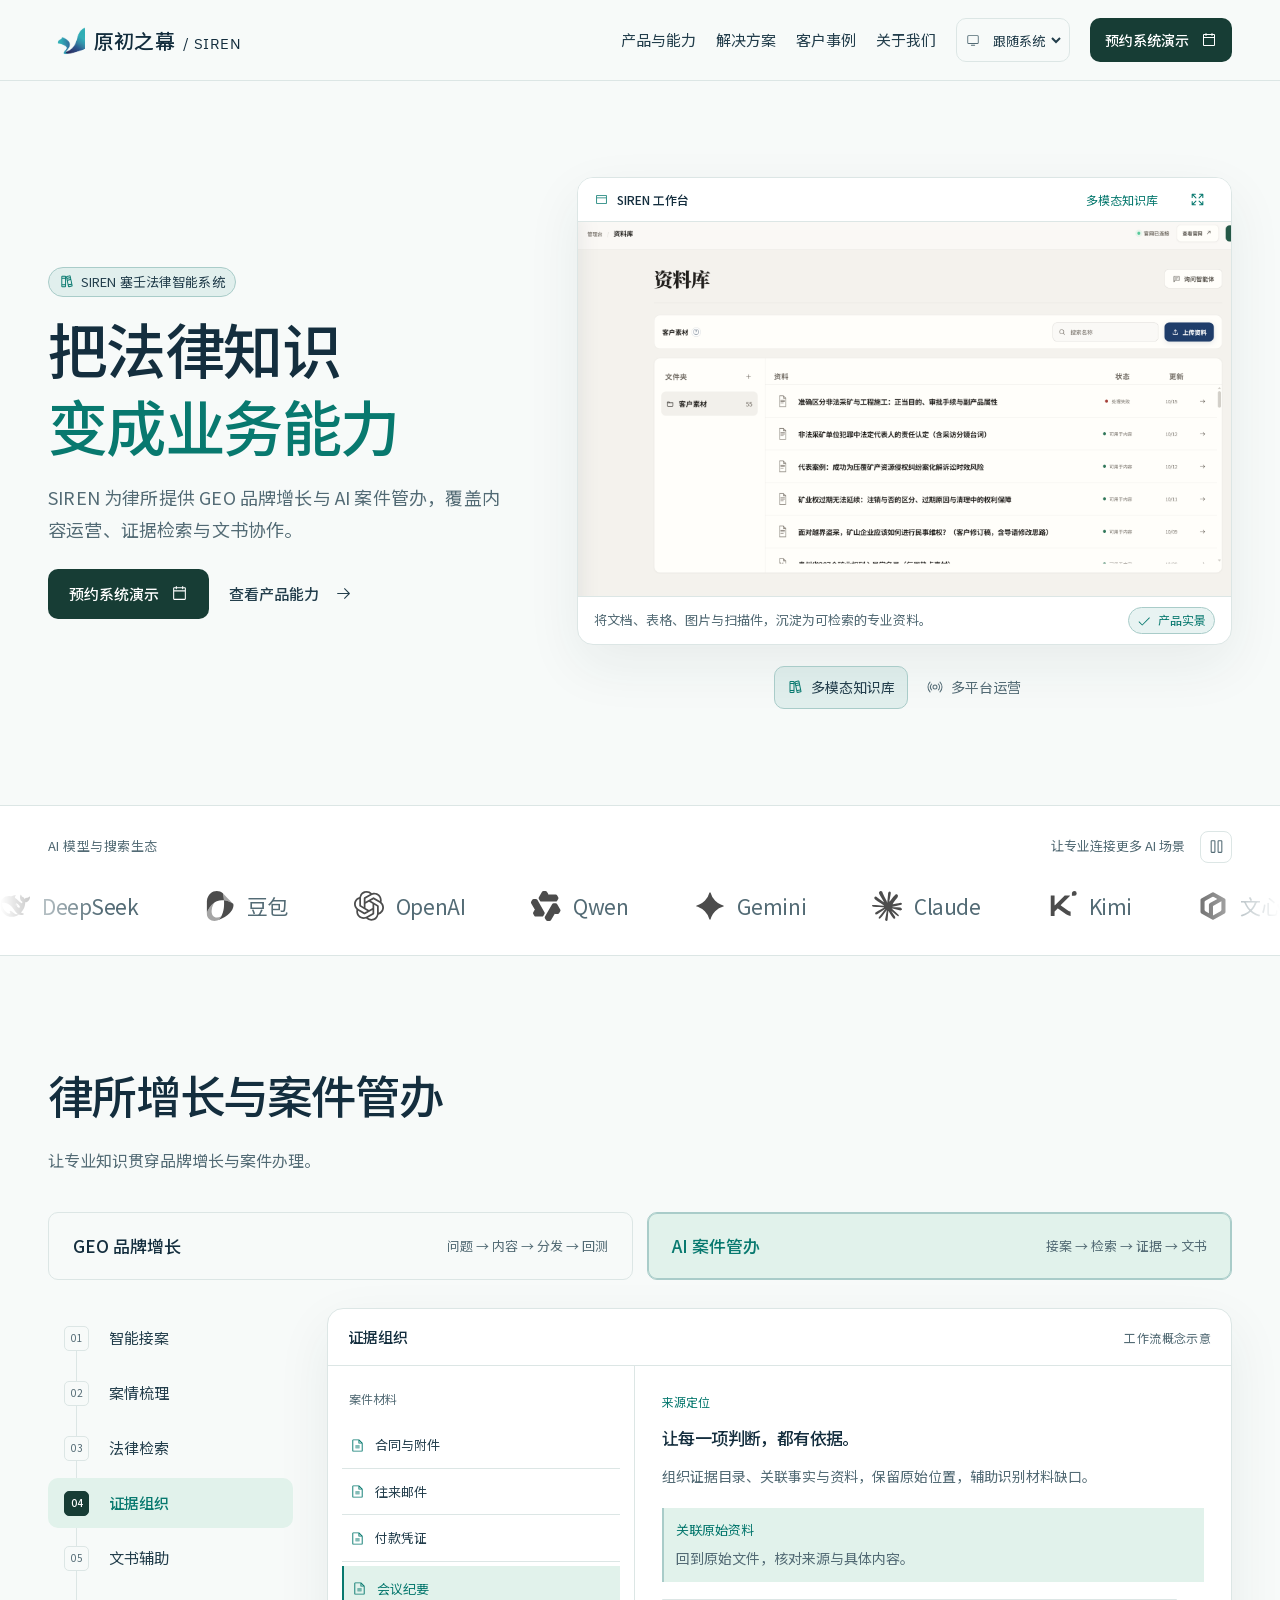
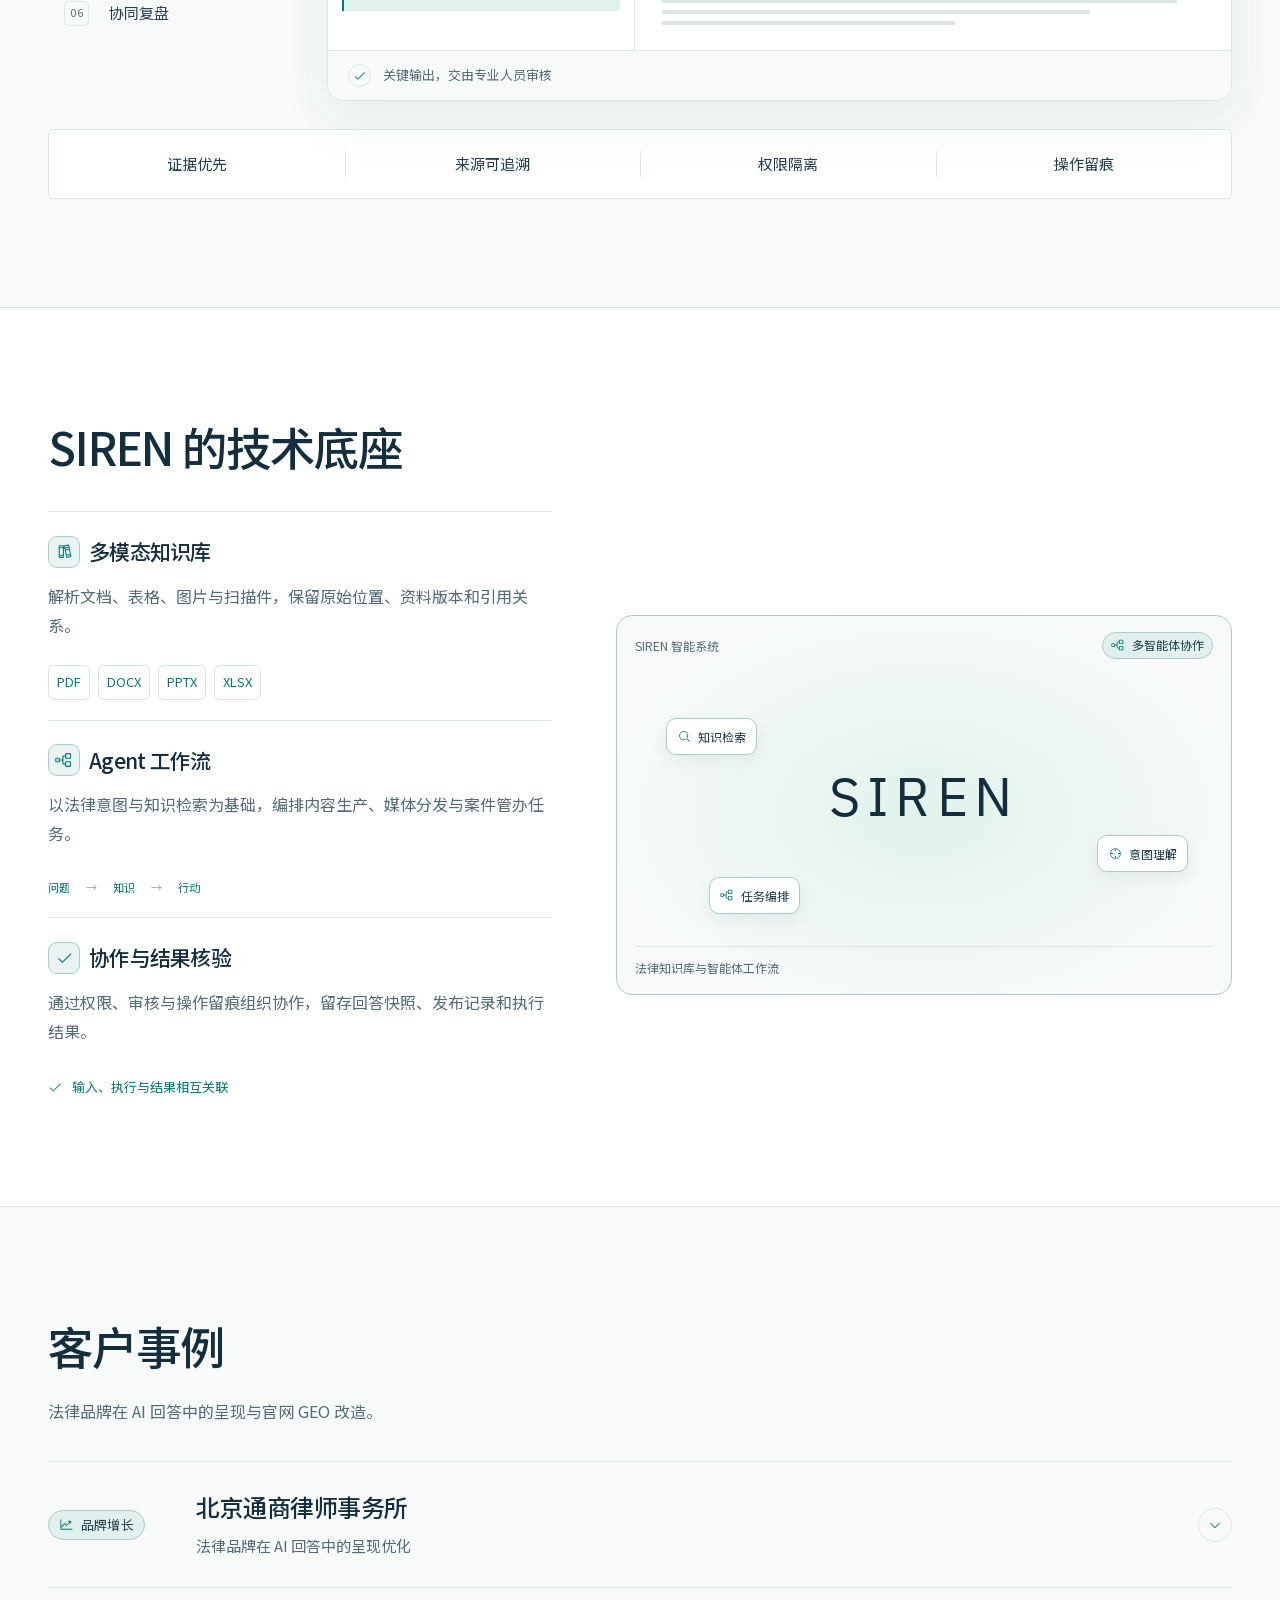
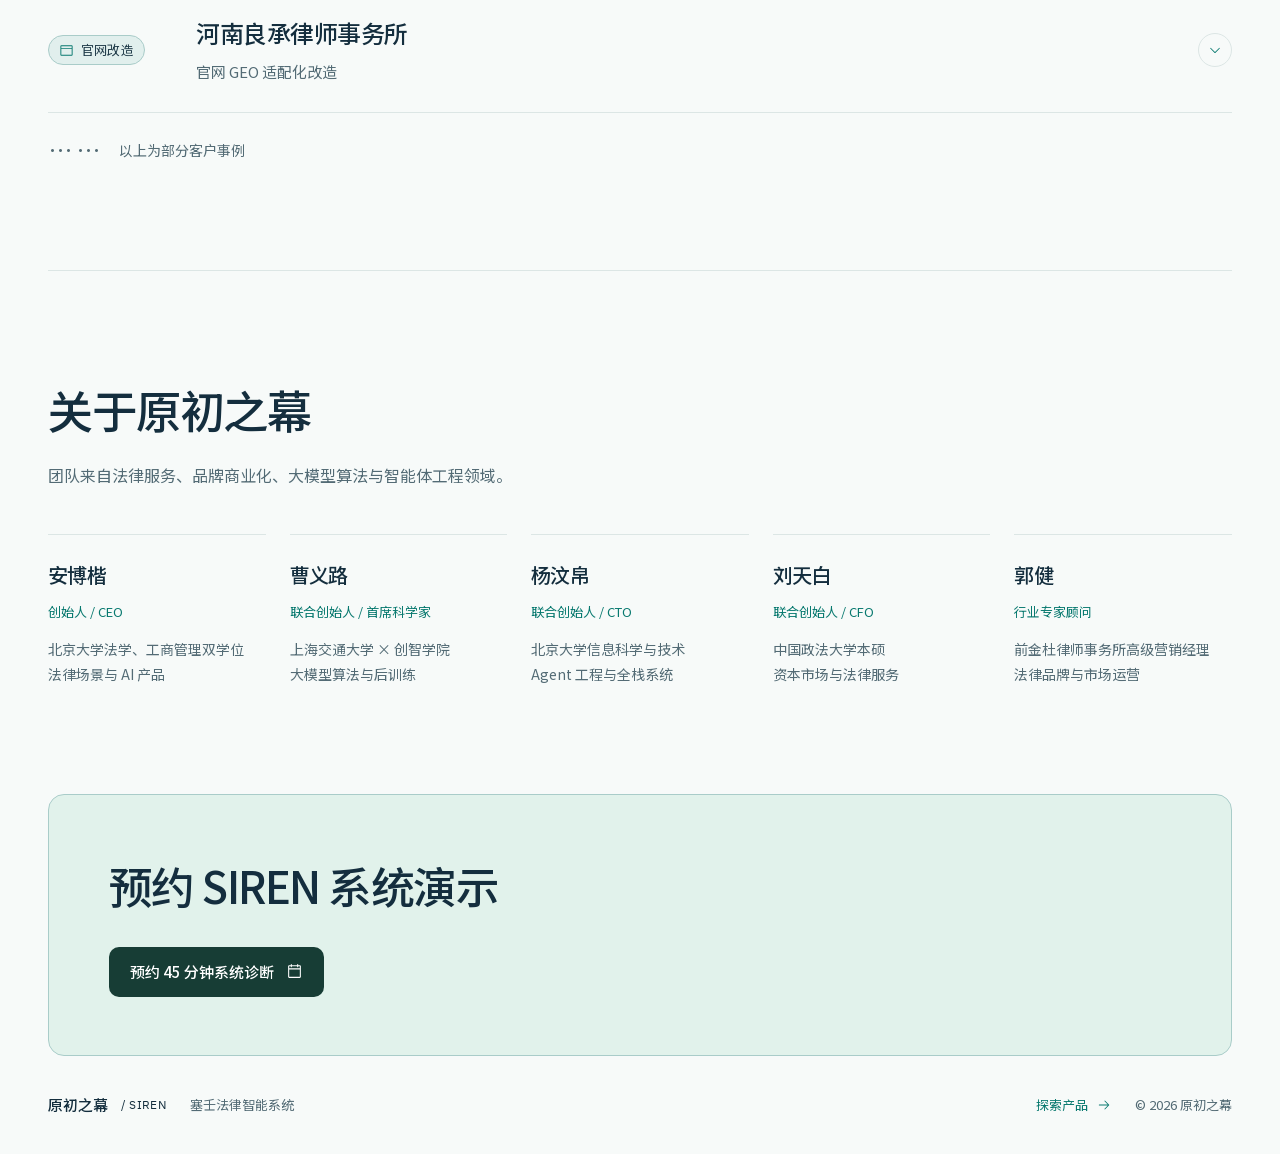
<file: index.html>
<!doctype html>
<html lang="zh-CN">
<head>
  <meta charset="utf-8">
  <meta name="viewport" content="width=device-width, initial-scale=1">
  <meta name="color-scheme" content="light dark">
  <meta name="theme-color" content="#f7faf9">
  <meta name="description" content="原初之幕 SIREN，以法律知识与 AI 智能体连接 GEO 品牌增长与案件管办。">
  <title>原初之幕 SIREN｜律所增长与 AI 案件管办</title>
  <link rel="icon" href="assets/veil-logo.png" type="image/png">
  <script src="assets/theme.js?v=4"></script>
  <link rel="stylesheet" href="c/styles.css">
  <link rel="stylesheet" href="assets/ui-icons.css?v=3">
  <link rel="stylesheet" href="assets/site-refinements.css?v=3">
  <link rel="stylesheet" href="assets/official-site.css?v=4">
  <script src="c/app.js?v=4" defer></script>
  <script src="assets/engine.js?v=4" defer></script>
</head>
<body>
  <a class="skip" href="#main">跳至正文</a>
  <header class="nav-wrap">
    <nav class="nav shell" aria-label="主导航">
      <a class="brand" href="#main" aria-label="原初之幕 首页"><span class="brand-mark"><img src="assets/veil-logo.png" alt=""></span><span>原初之幕 <span class="brand-product">/ SIREN</span></span></a>
      <div class="nav-links"><a href="#product">产品与能力</a><a href="#solutions">解决方案</a><a href="#cases">客户事例</a><a href="#about">关于我们</a></div>
      <label class="theme-control">
        <span class="ui-icon" data-icon="monitor" aria-hidden="true"></span>
        <select id="site-theme" aria-label="网站主题">
          <option value="system">跟随系统</option>
          <option value="light">浅色</option>
          <option value="dark">深色</option>
        </select>
      </label>
      <button class="button primary nav-contact" data-contact>预约系统演示<span class="ui-icon" data-icon="calendar-blank" aria-hidden="true"></span></button>
      <button class="menu-toggle" aria-label="打开菜单" aria-expanded="false" aria-controls="mobile-menu"><span></span><span></span></button>
    </nav>
    <div id="mobile-menu" class="mobile-menu" hidden><a href="#product">产品与能力</a><a href="#solutions">解决方案</a><a href="#cases">客户事例</a><a href="#about">关于我们</a><button data-contact>预约系统演示<span class="ui-icon" data-icon="calendar-blank" aria-hidden="true"></span></button></div>
  </header>
  <main id="main">
    <section class="hero shell" aria-labelledby="hero-title" id="product">
      <div class="hero-intro">
        <p class="eyebrow"><span class="ui-icon" data-icon="books" aria-hidden="true"></span>SIREN 塞壬法律智能系统</p>
        <h1 id="hero-title">把法律知识<br><span>变成业务能力</span></h1>
        <p class="hero-description">SIREN 为律所提供 GEO 品牌增长与 AI 案件管办，覆盖内容运营、证据检索与文书协作。</p>
        <div class="hero-actions"><button class="button primary" data-contact>预约系统演示<span class="ui-icon" data-icon="calendar-blank" aria-hidden="true"></span></button><a class="text-link" href="#solutions">查看产品能力<span class="ui-icon" data-icon="arrow-right" aria-hidden="true"></span></a></div>
      </div>
      <div class="hero-product">
        <div class="product-frame" id="product-panel" role="tabpanel" aria-labelledby="knowledge-tab">
          <div class="frame-toolbar"><span class="frame-identity"><span class="ui-icon" data-icon="browser" aria-hidden="true"></span>SIREN 工作台</span><span class="frame-mode" id="screen-name">多模态知识库</span><button class="zoom-screen" aria-label="放大产品界面"><span class="ui-icon" data-icon="arrows-out" aria-hidden="true"></span></button></div>
          <button class="screen-button" aria-label="放大查看产品界面"><img id="product-screen" src="assets/knowledge-library.png" alt="SIREN 客户资料库实际界面，包含资料搜索、上传和状态管理" width="1944" height="1114" fetchpriority="high"></button>
          <div class="frame-bottom"><span id="screen-description">将文档、表格、图片与扫描件，沉淀为可检索的专业资料。</span><span class="product-status"><span class="ui-icon" data-icon="check" aria-hidden="true"></span>产品实景</span></div>
        </div>
        <div class="product-tabs" role="tablist" aria-label="产品界面"><button role="tab" id="knowledge-tab" aria-selected="true" aria-controls="product-panel" data-screen="knowledge"><span class="ui-icon" data-icon="books" aria-hidden="true"></span>多模态知识库</button><button role="tab" id="publishing-tab" aria-selected="false" aria-controls="product-panel" data-screen="publishing" tabindex="-1"><span class="ui-icon" data-icon="broadcast" aria-hidden="true"></span>多平台运营</button></div>
      </div>
    </section>

    <section class="ecosystem" aria-labelledby="ecosystem-title">
      <div class="ecosystem-head shell"><h2 id="ecosystem-title">AI 模型与搜索生态</h2><div><span>让专业连接更多 AI 场景</span><button class="marquee-control" aria-label="暂停图标滚动" aria-pressed="false"><span class="ui-icon" data-icon="pause" aria-hidden="true"></span></button></div></div>
      <div class="logo-viewport"><div class="logo-track"><div class="logo-group">
        <span class="ai-logo"><img src="assets/icons/deepseek.svg" alt="" width="30" height="30">DeepSeek</span>
        <span class="ai-logo"><img src="assets/icons/doubao.svg" alt="" width="30" height="30">豆包</span>
        <span class="ai-logo"><img src="assets/icons/openai.svg" alt="" width="30" height="30">OpenAI</span>
        <span class="ai-logo"><img src="assets/icons/qwen.svg" alt="" width="30" height="30">Qwen</span>
        <span class="ai-logo"><img src="assets/icons/gemini.svg" alt="" width="30" height="30">Gemini</span>
        <span class="ai-logo"><img src="assets/icons/claude.svg" alt="" width="30" height="30">Claude</span>
        <span class="ai-logo"><img src="assets/icons/kimi.svg" alt="" width="30" height="30">Kimi</span>
        <span class="ai-logo"><img src="assets/icons/wenxin.svg" alt="" width="30" height="30">文心一言</span>
      </div></div></div>
    </section>

    <section class="solutions section shell" id="solutions" aria-labelledby="solutions-title">
      <div class="section-heading reveal"><h2 id="solutions-title">律所增长与案件管办</h2><p>让专业知识贯穿品牌增长与案件办理。</p></div>
      <div class="business-tabs" role="tablist" aria-label="业务方向">
        <button role="tab" id="growth-tab" aria-selected="false" aria-controls="business-panel" data-business="growth" tabindex="-1"><strong>GEO 品牌增长</strong><span>问题 → 内容 → 分发 → 回测</span></button>
        <button role="tab" id="casework-tab" aria-selected="true" aria-controls="business-panel" data-business="casework"><strong>AI 案件管办</strong><span>接案 → 检索 → 证据 → 文书</span></button>
      </div>
      <div class="workflow-layout" id="business-panel" role="tabpanel" aria-labelledby="casework-tab">
        <div class="step-list" role="tablist" aria-label="工作流步骤" aria-orientation="vertical"></div>
        <div class="workflow-preview" role="tabpanel" id="step-panel" aria-labelledby="step-3">
          <div class="preview-toolbar"><span id="step-heading">证据组织</span><small>工作流概念示意</small></div>
          <div class="preview-body"><div class="source-list"><p id="source-label">案件材料</p><div class="source-row"><span class="ui-icon" data-icon="file-text" aria-hidden="true"></span><span id="source-one">合同与附件</span></div><div class="source-row"><span class="ui-icon" data-icon="file-text" aria-hidden="true"></span><span id="source-two">往来邮件</span></div><div class="source-row"><span class="ui-icon" data-icon="file-text" aria-hidden="true"></span><span id="source-three">付款凭证</span></div><div class="source-row selected"><span class="ui-icon" data-icon="file-text" aria-hidden="true"></span><span id="source-four">会议纪要</span></div></div><div class="source-document"><p class="document-label" id="document-label">来源定位</p><h3 id="document-title">让每一项判断，都有依据。</h3><p id="document-description">组织证据目录、关联事实与资料，保留原始位置，辅助识别材料缺口。</p><div class="document-excerpt"><span>关联原始资料</span><p id="document-highlight">回到原始文件，核对来源与具体内容。</p></div><div class="document-lines" aria-hidden="true"><i></i><i></i><i></i></div></div></div>
          <div class="review-strip"><span class="review-icon" aria-hidden="true"><span class="ui-icon" data-icon="check" aria-hidden="true"></span></span><span>关键输出，交由专业人员审核</span></div>
        </div>
      </div>
      <div class="principles"><span>证据优先</span><span>来源可追溯</span><span>权限隔离</span><span>操作留痕</span></div>
    </section>

    <section class="foundation section" aria-labelledby="foundation-title"><div class="shell"><div class="section-heading reveal"><h2 id="foundation-title">SIREN 的技术底座</h2></div>
        <div class="foundation-layout">
          <div class="foundation-grid"><article class="reveal"><h3><span class="icon-tile" aria-hidden="true"><span class="ui-icon" data-icon="books" aria-hidden="true"></span></span>多模态知识库</h3><p>解析文档、表格、图片与扫描件，保留原始位置、资料版本和引用关系。</p><div class="format-list"><span>PDF</span><span>DOCX</span><span>PPTX</span><span>XLSX</span></div></article><article class="reveal"><h3><span class="icon-tile" aria-hidden="true"><span class="ui-icon" data-icon="tree-structure" aria-hidden="true"></span></span>Agent 工作流</h3><p>以法律意图与知识检索为基础，编排内容生产、媒体分发与案件管办任务。</p><div class="agent-path"><span>问题</span><i aria-hidden="true">→</i><span>知识</span><i aria-hidden="true">→</i><span>行动</span></div></article><article class="reveal"><h3><span class="icon-tile" aria-hidden="true"><span class="ui-icon" data-icon="check" aria-hidden="true"></span></span>协作与结果核验</h3><p>通过权限、审核与操作留痕组织协作，留存回答快照、发布记录和执行结果。</p><div class="trace-line"><span class="ui-icon" data-icon="check" aria-hidden="true"></span>输入、执行与结果相互关联</div></article></div>
    <div class="engine-visual" aria-label="SIREN 多智能体协作概念动效">
        <div class="visual-top"><span>SIREN 智能系统</span><span class="engine-tag"><span class="ui-icon" data-icon="tree-structure" aria-hidden="true"></span>多智能体协作</span></div>
        <canvas id="engine" aria-hidden="true"></canvas>
        <div class="engine-word" aria-hidden="true">SIREN</div>
        <div class="engine-node node-a"><span class="ui-icon" data-icon="magnifying-glass" aria-hidden="true"></span>知识检索</div>
        <div class="engine-node node-b"><span class="ui-icon" data-icon="crosshair-simple" aria-hidden="true"></span>意图理解</div>
        <div class="engine-node node-c"><span class="ui-icon" data-icon="tree-structure" aria-hidden="true"></span>任务编排</div>
        <div class="visual-bottom"><span>法律知识库与智能体工作流</span></div>
      </div>
        </div>
      </div>
    </section>

    <section class="cases section shell" id="cases" aria-labelledby="cases-title"><div class="section-intro reveal"><h2 id="cases-title">客户事例</h2><p>法律品牌在 AI 回答中的呈现与官网 GEO 改造。</p></div><div class="case-studies"><details class="case-study reveal"><summary><span class="case-index"><span class="case-tag"><span class="ui-icon" data-icon="chart-line-up" aria-hidden="true"></span>品牌增长</span></span><span class="case-info"><span class="case-client">北京通商律师事务所</span><span class="case-subtitle">法律品牌在 AI 回答中的呈现优化</span></span><span class="case-arrow" aria-hidden="true"><span class="ui-icon" data-icon="caret-down" aria-hidden="true"></span></span></summary><div class="case-detail"><p>围绕法律服务相关问题，观察品牌在 AI 回答中的描述与引用，结合专业资料与公开信源开展优化。</p><span>品牌信息 · 专业内容 · 回答表现</span></div></details><details class="case-study reveal"><summary><span class="case-index"><span class="case-tag"><span class="ui-icon" data-icon="browser" aria-hidden="true"></span>官网改造</span></span><span class="case-info"><span class="case-client">河南良承律师事务所</span><span class="case-subtitle">官网 GEO 适配化改造</span></span><span class="case-arrow" aria-hidden="true"><span class="ui-icon" data-icon="caret-down" aria-hidden="true"></span></span></summary><div class="case-detail"><p>重新组织律师、业务与案例信息，建立专题、FAQ 与结构化标记，让官网形成持续更新、关系清晰的公开信源。</p><span>信息架构 · 律师实体 · 案例与 FAQ · 结构化信息</span></div></details></div><p class="case-continuation"><span aria-hidden="true">……</span>以上为部分客户事例</p></section>

    <section class="about section shell" id="about" aria-labelledby="about-title"><div class="section-intro reveal"><h2 id="about-title">关于原初之幕</h2><p>团队来自法律服务、品牌商业化、大模型算法与智能体工程领域。</p></div><div class="team-grid reveal"><div><h3>安博楷</h3><span>创始人 / CEO</span><p>北京大学法学、工商管理双学位<br>法律场景与 AI 产品</p></div><div><h3>曹义路</h3><span>联合创始人 / 首席科学家</span><p>上海交通大学 × 创智学院<br>大模型算法与后训练</p></div><div><h3>杨汶帛</h3><span>联合创始人 / CTO</span><p>北京大学信息科学与技术<br>Agent 工程与全栈系统</p></div><div><h3>刘天白</h3><span>联合创始人 / CFO</span><p>中国政法大学本硕<br>资本市场与法律服务</p></div><div><h3>郭健</h3><span>行业专家顾问</span><p>前金杜律师事务所高级营销经理<br>法律品牌与市场运营</p></div></div></section>

    <section class="contact-section shell reveal"><h2>预约 SIREN 系统演示</h2><button class="button primary" data-contact>预约 45 分钟系统诊断<span class="ui-icon" data-icon="calendar-blank" aria-hidden="true"></span></button></section>
  </main>
  <footer class="footer shell"><a class="brand" href="#main">原初之幕 <span class="brand-product">/ SIREN</span></a><p>塞壬法律智能系统</p><a href="#product">探索产品<span class="ui-icon" data-icon="arrow-right" aria-hidden="true"></span></a><span>© 2026 原初之幕</span></footer>
  <dialog id="contact-dialog" aria-labelledby="contact-heading"><button class="dialog-close" aria-label="关闭"><span class="ui-icon" data-icon="x" aria-hidden="true"></span></button><p class="section-label">SIREN / 业务交流</p><h2 id="contact-heading">从一个真实问题开始。</h2><p>预约 45 分钟系统诊断会，一起梳理客户问题、知识资料与业务流程，确定 GEO 增长、案件管办或一体化实施路径。</p><div class="meeting-topics"><span>01 客户问题基线</span><span>02 系统与信源诊断</span><span>03 实施优先级</span></div><p class="contact-note">请通过当前项目对接渠道联系原初之幕团队。</p><button class="button primary" id="copy-brief">复制诊断需求模板<span class="ui-icon" data-icon="copy-simple" aria-hidden="true"></span></button><p class="copy-result" role="status" aria-live="polite"></p></dialog>
  <dialog id="screen-dialog" aria-label="产品界面放大预览"><button class="dialog-close" aria-label="关闭"><span class="ui-icon" data-icon="x" aria-hidden="true"></span></button><img src="assets/knowledge-library.png" alt="SIREN 产品界面完整预览"></dialog>
</body>
</html>
</file>
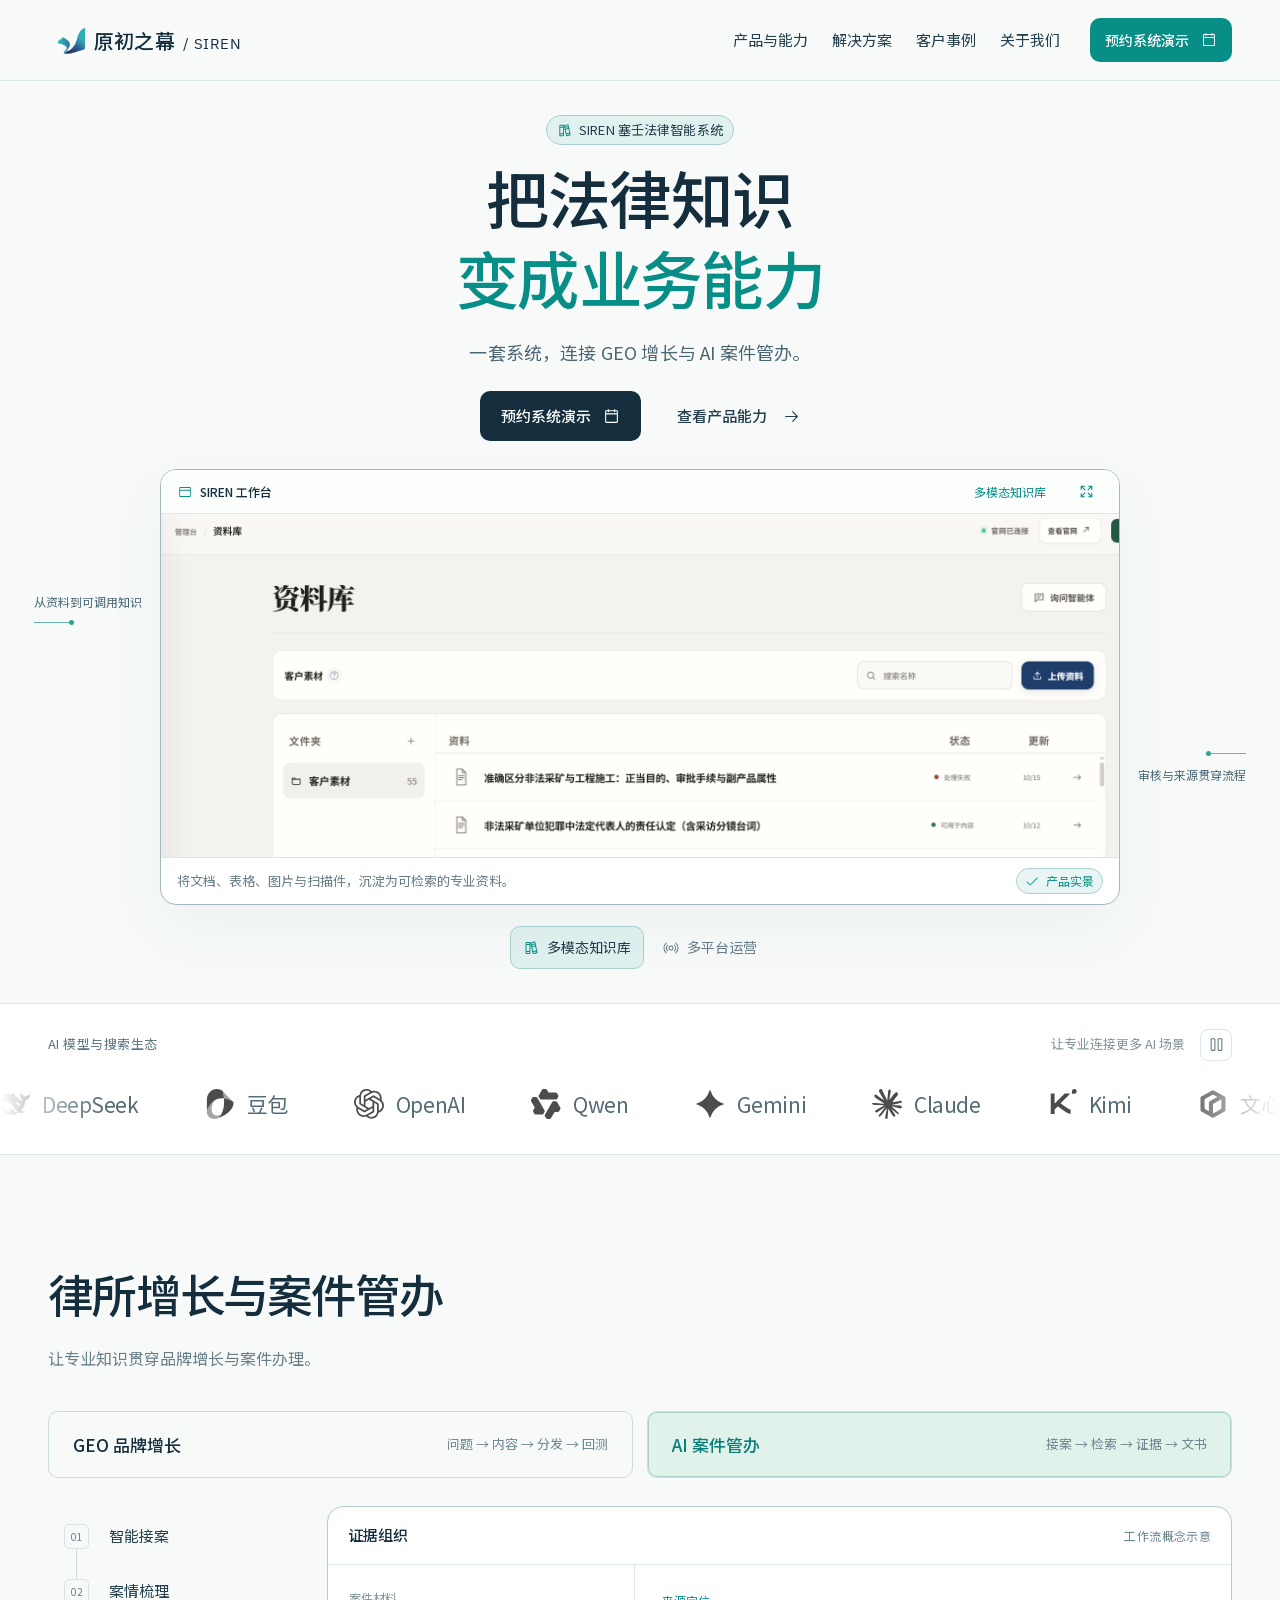
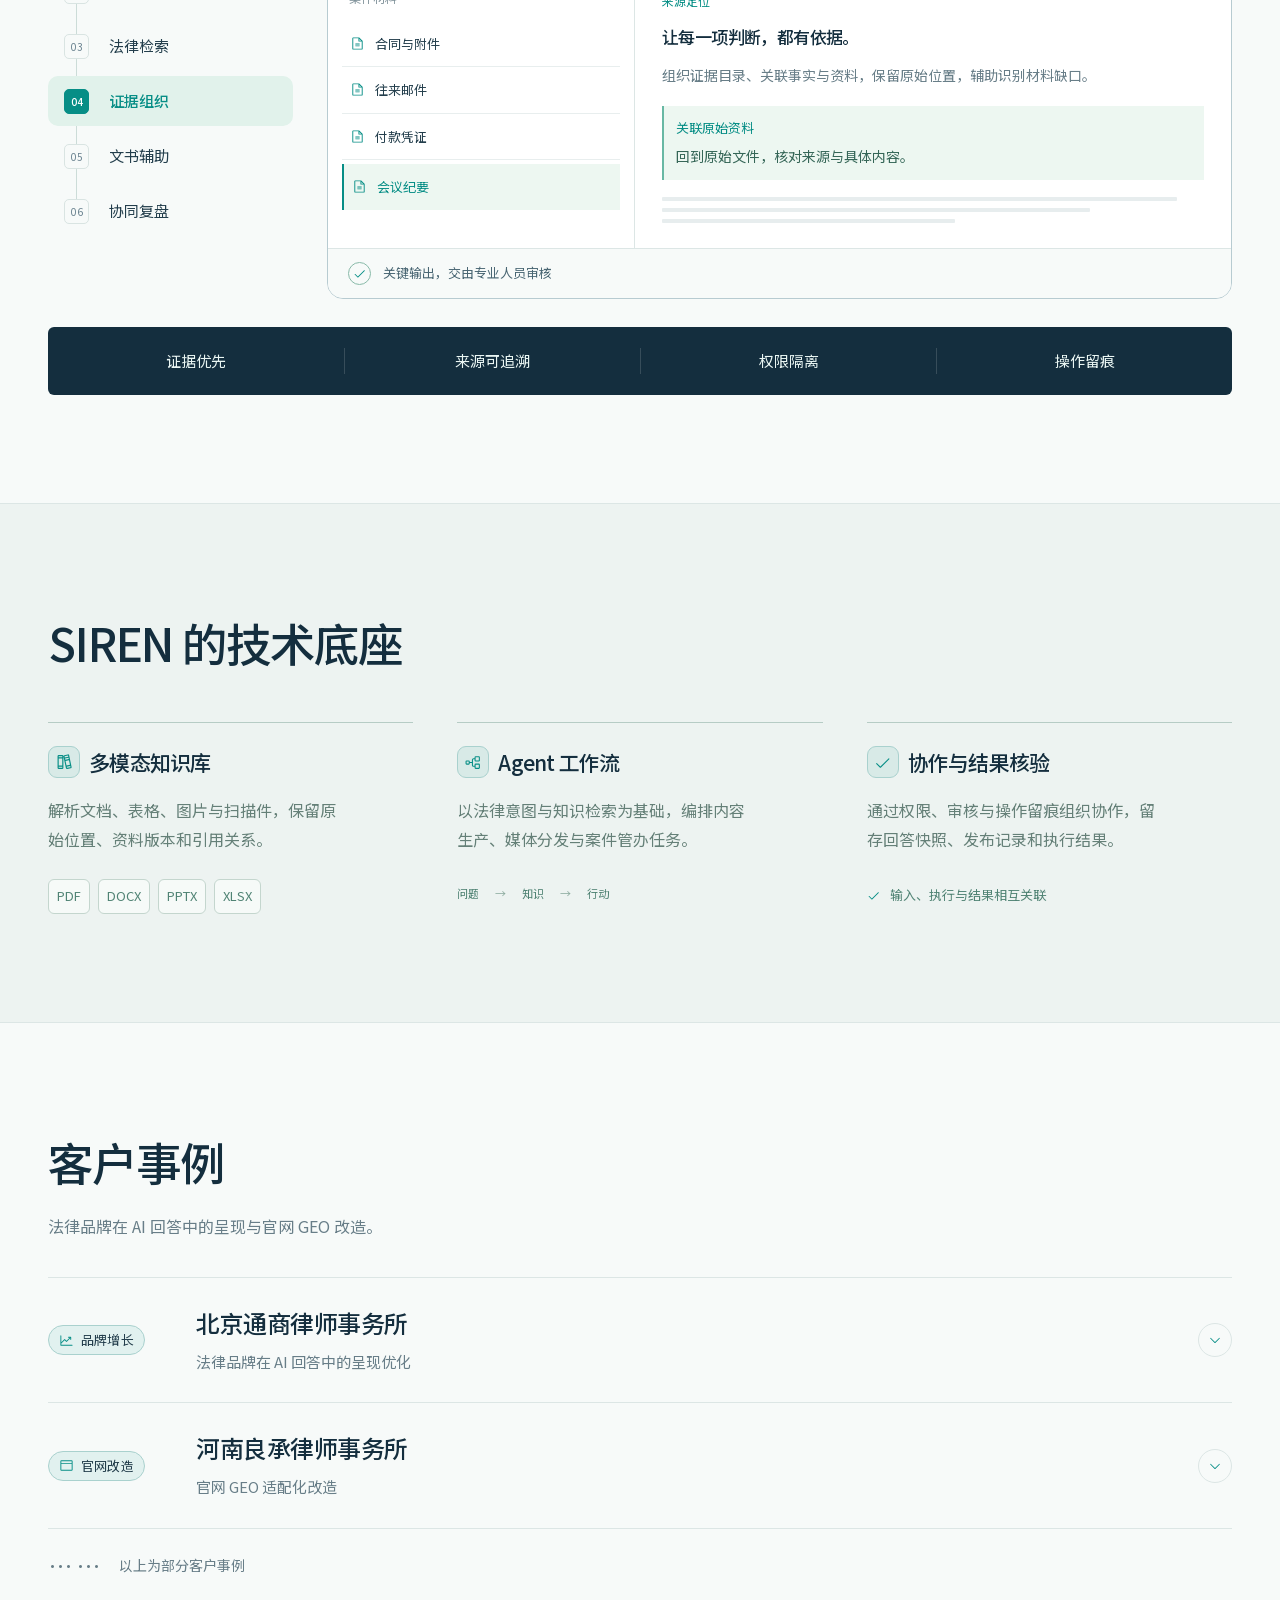
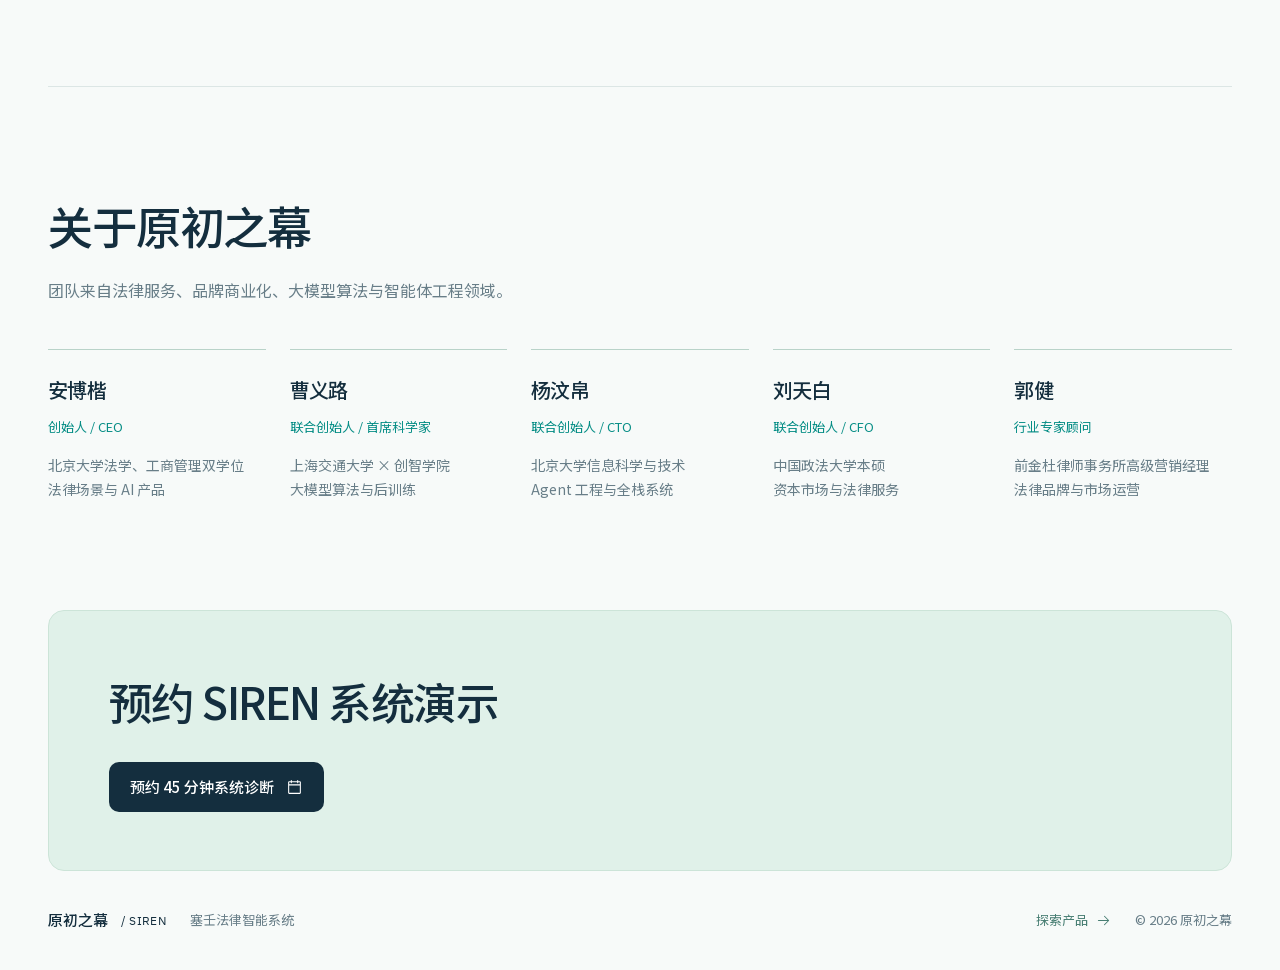
<file: c/index.html>
<!doctype html>
<html lang="zh-CN">
<head>
  <meta charset="utf-8">
  <meta name="viewport" content="width=device-width, initial-scale=1">
  <meta name="theme-color" content="#f7faf9">
  <meta name="robots" content="noindex, nofollow">
  <meta name="description" content="原初之幕 SIREN，以法律知识与 AI 智能体连接 GEO 品牌增长与案件管办。">
  <title>原初之幕 SIREN · 方案 C</title>
  <link rel="icon" href="../assets/veil-logo.png" type="image/png">
  <link rel="stylesheet" href="styles.css">
  <link rel="stylesheet" href="../assets/ui-icons.css?v=3">
  <link rel="stylesheet" href="../assets/site-refinements.css?v=3">
  <script src="app.js?v=3" defer></script>
</head>
<body>
  <a class="skip" href="#main">跳至正文</a>
  <header class="nav-wrap">
    <nav class="nav shell" aria-label="主导航">
      <a class="brand" href="#main" aria-label="原初之幕 首页"><span class="brand-mark"><img src="../assets/veil-logo.png" alt=""></span><span>原初之幕 <span class="brand-product">/ SIREN</span></span></a>
      <div class="nav-links"><a href="#product">产品与能力</a><a href="#solutions">解决方案</a><a href="#cases">客户事例</a><a href="#about">关于我们</a></div>
      <button class="button primary nav-contact" data-contact>预约系统演示<span class="ui-icon" data-icon="calendar-blank" aria-hidden="true"></span></button>
      <button class="menu-toggle" aria-label="打开菜单" aria-expanded="false" aria-controls="mobile-menu"><span></span><span></span></button>
    </nav>
    <div id="mobile-menu" class="mobile-menu" hidden><a href="#product">产品与能力</a><a href="#solutions">解决方案</a><a href="#cases">客户事例</a><a href="#about">关于我们</a><button data-contact>预约系统演示<span class="ui-icon" data-icon="calendar-blank" aria-hidden="true"></span></button></div>
  </header>
  <main id="main">
    <section class="hero" aria-labelledby="hero-title" id="product">
      <div class="hero-intro shell">
        <p class="eyebrow"><span class="ui-icon" data-icon="books" aria-hidden="true"></span>SIREN 塞壬法律智能系统</p>
        <h1 id="hero-title">把法律知识<br><span>变成业务能力</span></h1>
        <p class="hero-description">一套系统，连接 GEO 增长与 AI 案件管办。</p>
        <div class="hero-actions"><button class="button primary" data-contact>预约系统演示<span class="ui-icon" data-icon="calendar-blank" aria-hidden="true"></span></button><a class="text-link" href="#solutions">查看产品能力<span class="ui-icon" data-icon="arrow-right" aria-hidden="true"></span></a></div>
      </div>
      <div class="hero-product shell">
        <div class="product-callout left-callout"><span>从资料到可调用知识</span><i aria-hidden="true"></i></div>
        <div class="product-frame" id="product-panel" role="tabpanel" aria-labelledby="knowledge-tab">
          <div class="frame-toolbar"><span class="frame-identity"><span class="ui-icon" data-icon="browser" aria-hidden="true"></span>SIREN 工作台</span><span class="frame-mode" id="screen-name">多模态知识库</span><button class="zoom-screen" aria-label="放大产品界面"><span class="ui-icon" data-icon="arrows-out" aria-hidden="true"></span></button></div>
          <button class="screen-button" aria-label="放大查看产品界面"><img id="product-screen" src="../assets/knowledge-library.png" alt="SIREN 客户资料库实际界面，包含资料搜索、上传和状态管理" width="1944" height="1114" fetchpriority="high"></button>
          <div class="frame-bottom"><span id="screen-description">将文档、表格、图片与扫描件，沉淀为可检索的专业资料。</span><span class="product-status"><span class="ui-icon" data-icon="check" aria-hidden="true"></span>产品实景</span></div>
        </div>
        <div class="product-callout right-callout"><i aria-hidden="true"></i><span>审核与来源贯穿流程</span></div>
      </div>
      <div class="product-tabs shell" role="tablist" aria-label="产品界面"><button role="tab" id="knowledge-tab" aria-selected="true" aria-controls="product-panel" data-screen="knowledge"><span class="ui-icon" data-icon="books" aria-hidden="true"></span>多模态知识库</button><button role="tab" id="publishing-tab" aria-selected="false" aria-controls="product-panel" data-screen="publishing" tabindex="-1"><span class="ui-icon" data-icon="broadcast" aria-hidden="true"></span>多平台运营</button></div>
    </section>

    <section class="ecosystem" aria-labelledby="ecosystem-title">
      <div class="ecosystem-head shell"><h2 id="ecosystem-title">AI 模型与搜索生态</h2><div><span>让专业连接更多 AI 场景</span><button class="marquee-control" aria-label="暂停图标滚动" aria-pressed="false"><span class="ui-icon" data-icon="pause" aria-hidden="true"></span></button></div></div>
      <div class="logo-viewport"><div class="logo-track"><div class="logo-group">
        <span class="ai-logo"><img src="../assets/icons/deepseek.svg" alt="" width="30" height="30">DeepSeek</span>
        <span class="ai-logo"><img src="../assets/icons/doubao.svg" alt="" width="30" height="30">豆包</span>
        <span class="ai-logo"><img src="../assets/icons/openai.svg" alt="" width="30" height="30">OpenAI</span>
        <span class="ai-logo"><img src="../assets/icons/qwen.svg" alt="" width="30" height="30">Qwen</span>
        <span class="ai-logo"><img src="../assets/icons/gemini.svg" alt="" width="30" height="30">Gemini</span>
        <span class="ai-logo"><img src="../assets/icons/claude.svg" alt="" width="30" height="30">Claude</span>
        <span class="ai-logo"><img src="../assets/icons/kimi.svg" alt="" width="30" height="30">Kimi</span>
        <span class="ai-logo"><img src="../assets/icons/wenxin.svg" alt="" width="30" height="30">文心一言</span>
      </div></div></div>
    </section>

    <section class="solutions section shell" id="solutions" aria-labelledby="solutions-title">
      <div class="section-heading reveal"><h2 id="solutions-title">律所增长与案件管办</h2><p>让专业知识贯穿品牌增长与案件办理。</p></div>
      <div class="business-tabs" role="tablist" aria-label="业务方向">
        <button role="tab" id="growth-tab" aria-selected="false" aria-controls="business-panel" data-business="growth" tabindex="-1"><strong>GEO 品牌增长</strong><span>问题 → 内容 → 分发 → 回测</span></button>
        <button role="tab" id="casework-tab" aria-selected="true" aria-controls="business-panel" data-business="casework"><strong>AI 案件管办</strong><span>接案 → 检索 → 证据 → 文书</span></button>
      </div>
      <div class="workflow-layout" id="business-panel" role="tabpanel" aria-labelledby="casework-tab">
        <div class="step-list" role="tablist" aria-label="工作流步骤" aria-orientation="vertical"></div>
        <div class="workflow-preview" role="tabpanel" id="step-panel" aria-labelledby="step-3">
          <div class="preview-toolbar"><span id="step-heading">证据组织</span><small>工作流概念示意</small></div>
          <div class="preview-body"><div class="source-list"><p id="source-label">案件材料</p><div class="source-row"><span class="ui-icon" data-icon="file-text" aria-hidden="true"></span><span id="source-one">合同与附件</span></div><div class="source-row"><span class="ui-icon" data-icon="file-text" aria-hidden="true"></span><span id="source-two">往来邮件</span></div><div class="source-row"><span class="ui-icon" data-icon="file-text" aria-hidden="true"></span><span id="source-three">付款凭证</span></div><div class="source-row selected"><span class="ui-icon" data-icon="file-text" aria-hidden="true"></span><span id="source-four">会议纪要</span></div></div><div class="source-document"><p class="document-label" id="document-label">来源定位</p><h3 id="document-title">让每一项判断，都有依据。</h3><p id="document-description">组织证据目录、关联事实与资料，保留原始位置，辅助识别材料缺口。</p><div class="document-excerpt"><span>关联原始资料</span><p id="document-highlight">回到原始文件，核对来源与具体内容。</p></div><div class="document-lines" aria-hidden="true"><i></i><i></i><i></i></div></div></div>
          <div class="review-strip"><span class="review-icon" aria-hidden="true"><span class="ui-icon" data-icon="check" aria-hidden="true"></span></span><span>关键输出，交由专业人员审核</span></div>
        </div>
      </div>
      <div class="principles"><span>证据优先</span><span>来源可追溯</span><span>权限隔离</span><span>操作留痕</span></div>
    </section>

    <section class="foundation section" aria-labelledby="foundation-title"><div class="shell"><div class="section-heading reveal"><h2 id="foundation-title">SIREN 的技术底座</h2></div><div class="foundation-grid"><article class="reveal"><h3><span class="icon-tile" aria-hidden="true"><span class="ui-icon" data-icon="books" aria-hidden="true"></span></span>多模态知识库</h3><p>解析文档、表格、图片与扫描件，保留原始位置、资料版本和引用关系。</p><div class="format-list"><span>PDF</span><span>DOCX</span><span>PPTX</span><span>XLSX</span></div></article><article class="reveal"><h3><span class="icon-tile" aria-hidden="true"><span class="ui-icon" data-icon="tree-structure" aria-hidden="true"></span></span>Agent 工作流</h3><p>以法律意图与知识检索为基础，编排内容生产、媒体分发与案件管办任务。</p><div class="agent-path"><span>问题</span><i aria-hidden="true">→</i><span>知识</span><i aria-hidden="true">→</i><span>行动</span></div></article><article class="reveal"><h3><span class="icon-tile" aria-hidden="true"><span class="ui-icon" data-icon="check" aria-hidden="true"></span></span>协作与结果核验</h3><p>通过权限、审核与操作留痕组织协作，留存回答快照、发布记录和执行结果。</p><div class="trace-line"><span class="ui-icon" data-icon="check" aria-hidden="true"></span>输入、执行与结果相互关联</div></article></div></div></section>

    <section class="cases section shell" id="cases" aria-labelledby="cases-title"><div class="section-intro reveal"><h2 id="cases-title">客户事例</h2><p>法律品牌在 AI 回答中的呈现与官网 GEO 改造。</p></div><div class="case-studies"><details class="case-study reveal"><summary><span class="case-index"><span class="case-tag"><span class="ui-icon" data-icon="chart-line-up" aria-hidden="true"></span>品牌增长</span></span><span class="case-info"><span class="case-client">北京通商律师事务所</span><span class="case-subtitle">法律品牌在 AI 回答中的呈现优化</span></span><span class="case-arrow" aria-hidden="true"><span class="ui-icon" data-icon="caret-down" aria-hidden="true"></span></span></summary><div class="case-detail"><p>围绕法律服务相关问题，观察品牌在 AI 回答中的描述与引用，结合专业资料与公开信源开展优化。</p><span>品牌信息 · 专业内容 · 回答表现</span></div></details><details class="case-study reveal"><summary><span class="case-index"><span class="case-tag"><span class="ui-icon" data-icon="browser" aria-hidden="true"></span>官网改造</span></span><span class="case-info"><span class="case-client">河南良承律师事务所</span><span class="case-subtitle">官网 GEO 适配化改造</span></span><span class="case-arrow" aria-hidden="true"><span class="ui-icon" data-icon="caret-down" aria-hidden="true"></span></span></summary><div class="case-detail"><p>重新组织律师、业务与案例信息，建立专题、FAQ 与结构化标记，让官网形成持续更新、关系清晰的公开信源。</p><span>信息架构 · 律师实体 · 案例与 FAQ · 结构化信息</span></div></details></div><p class="case-continuation"><span aria-hidden="true">……</span>以上为部分客户事例</p></section>

    <section class="about section shell" id="about" aria-labelledby="about-title"><div class="section-intro reveal"><h2 id="about-title">关于原初之幕</h2><p>团队来自法律服务、品牌商业化、大模型算法与智能体工程领域。</p></div><div class="team-grid reveal"><div><h3>安博楷</h3><span>创始人 / CEO</span><p>北京大学法学、工商管理双学位<br>法律场景与 AI 产品</p></div><div><h3>曹义路</h3><span>联合创始人 / 首席科学家</span><p>上海交通大学 × 创智学院<br>大模型算法与后训练</p></div><div><h3>杨汶帛</h3><span>联合创始人 / CTO</span><p>北京大学信息科学与技术<br>Agent 工程与全栈系统</p></div><div><h3>刘天白</h3><span>联合创始人 / CFO</span><p>中国政法大学本硕<br>资本市场与法律服务</p></div><div><h3>郭健</h3><span>行业专家顾问</span><p>前金杜律师事务所高级营销经理<br>法律品牌与市场运营</p></div></div></section>

    <section class="contact-section shell reveal"><h2>预约 SIREN 系统演示</h2><button class="button primary" data-contact>预约 45 分钟系统诊断<span class="ui-icon" data-icon="calendar-blank" aria-hidden="true"></span></button></section>
  </main>
  <footer class="footer shell"><a class="brand" href="#main">原初之幕 <span class="brand-product">/ SIREN</span></a><p>塞壬法律智能系统</p><a href="#product">探索产品<span class="ui-icon" data-icon="arrow-right" aria-hidden="true"></span></a><span>© 2026 原初之幕</span></footer>
  <dialog id="contact-dialog" aria-labelledby="contact-heading"><button class="dialog-close" aria-label="关闭"><span class="ui-icon" data-icon="x" aria-hidden="true"></span></button><p class="section-label">SIREN / 业务交流</p><h2 id="contact-heading">从一个真实问题开始。</h2><p>预约 45 分钟系统诊断会，一起梳理客户问题、知识资料与业务流程，确定 GEO 增长、案件管办或一体化实施路径。</p><div class="meeting-topics"><span>01 客户问题基线</span><span>02 系统与信源诊断</span><span>03 实施优先级</span></div><p class="contact-note">请通过当前项目对接渠道联系原初之幕团队。</p><button class="button primary" id="copy-brief">复制诊断需求模板<span class="ui-icon" data-icon="copy-simple" aria-hidden="true"></span></button><p class="copy-result" role="status" aria-live="polite"></p></dialog>
  <dialog id="screen-dialog" aria-label="产品界面放大预览"><button class="dialog-close" aria-label="关闭"><span class="ui-icon" data-icon="x" aria-hidden="true"></span></button><img src="../assets/knowledge-library.png" alt="SIREN 产品界面完整预览"></dialog>
</body>
</html>
</file>
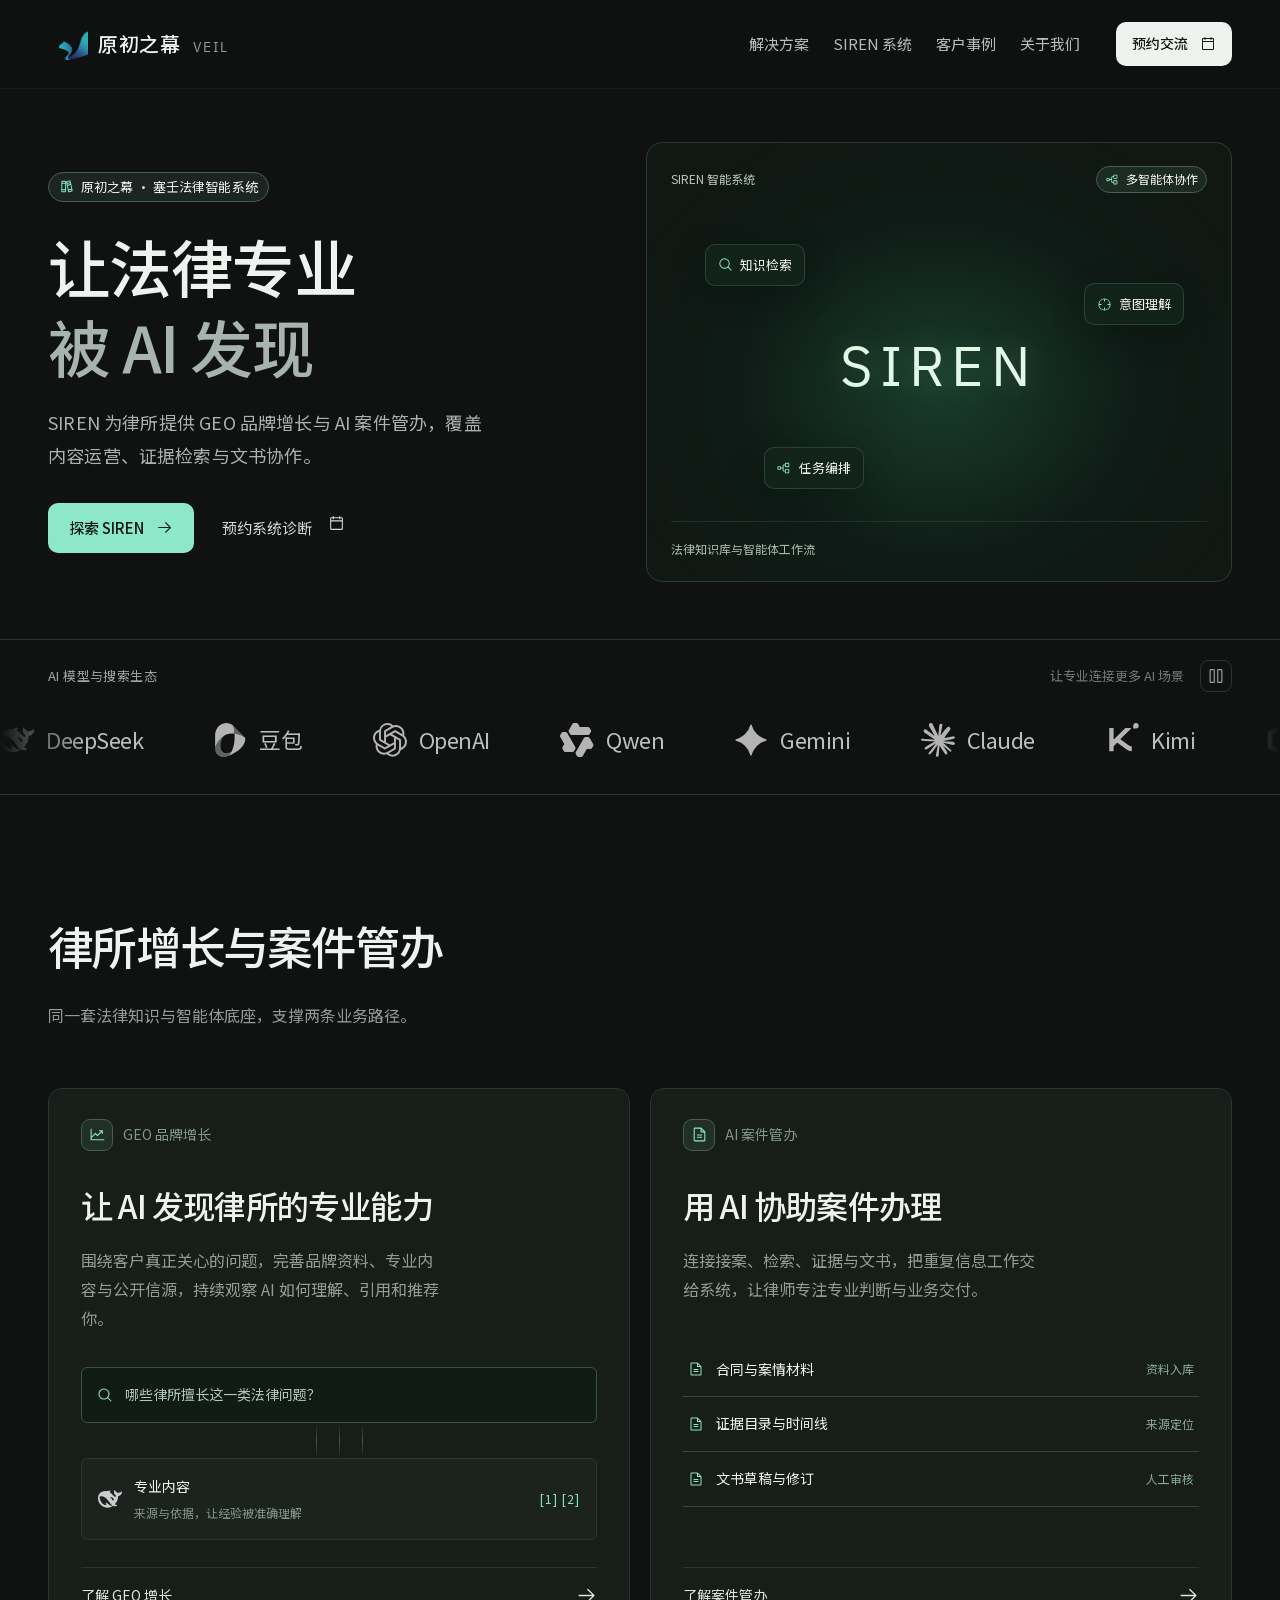
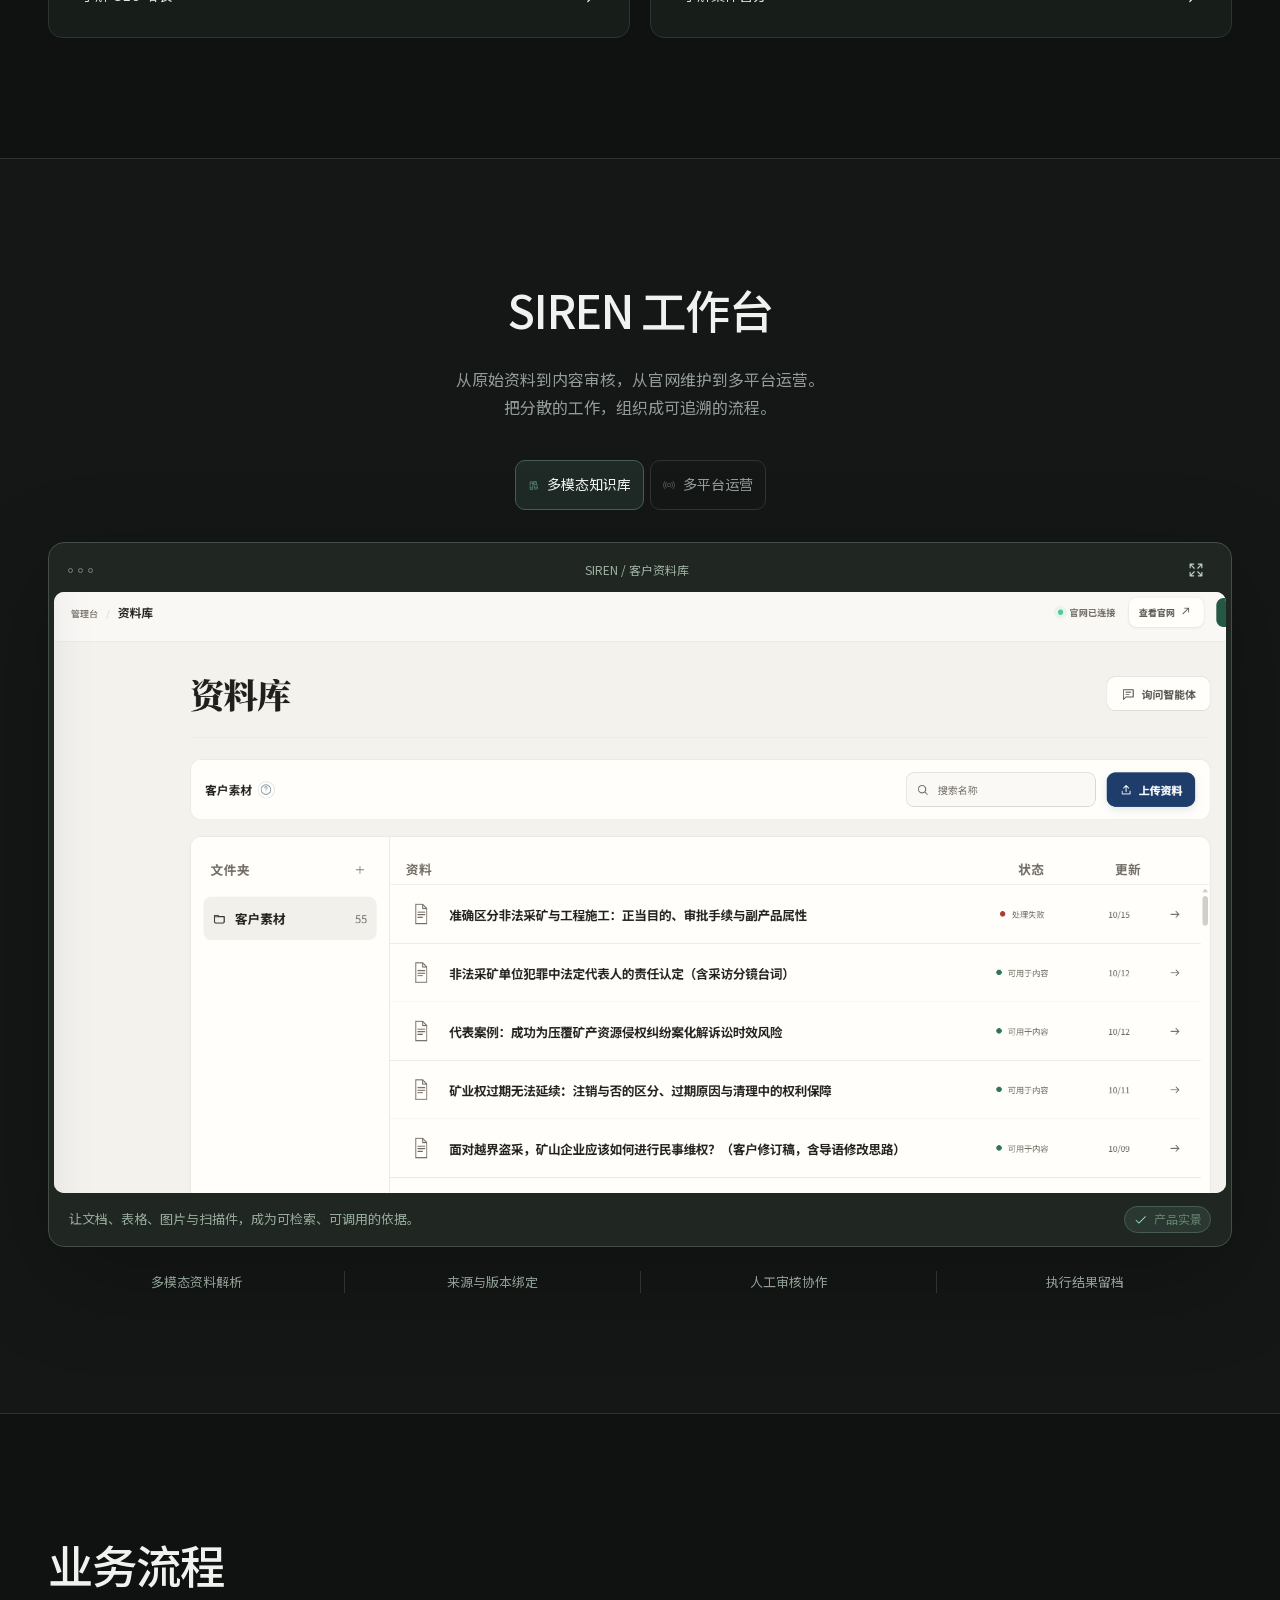
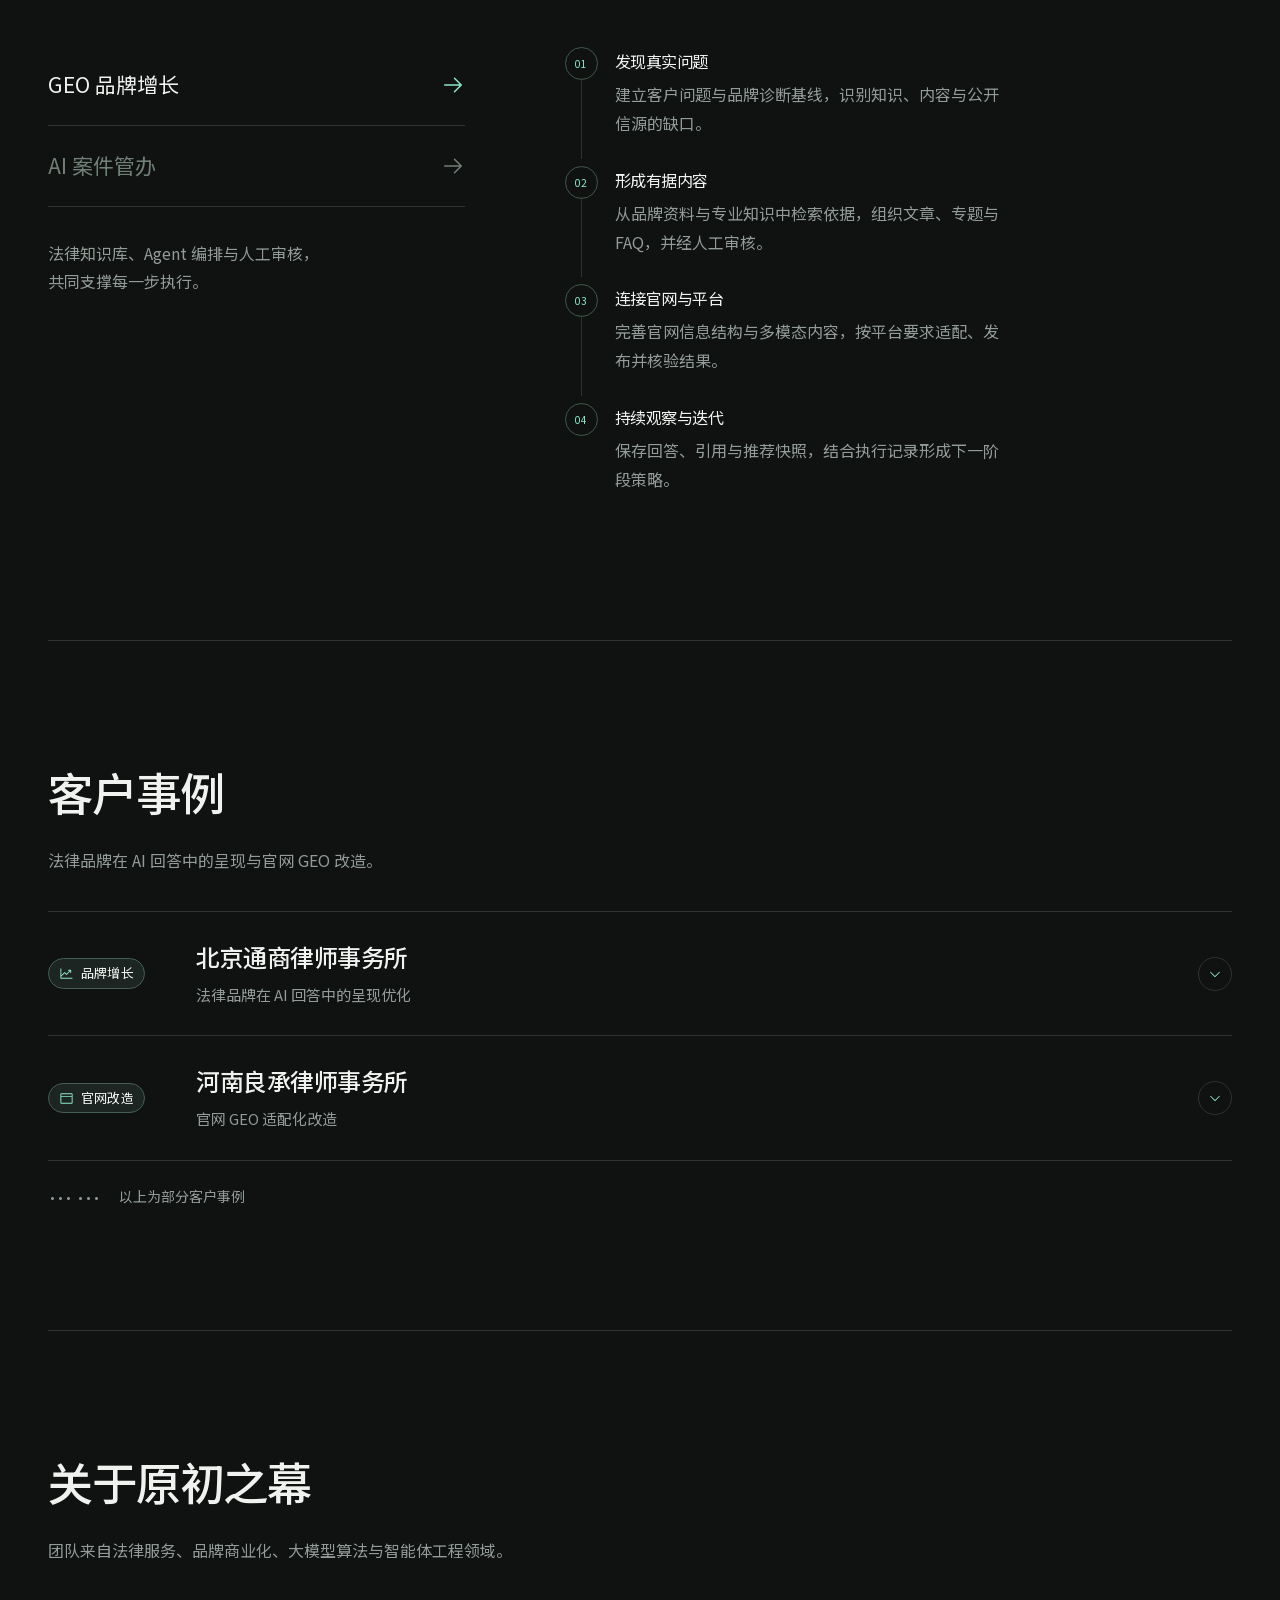
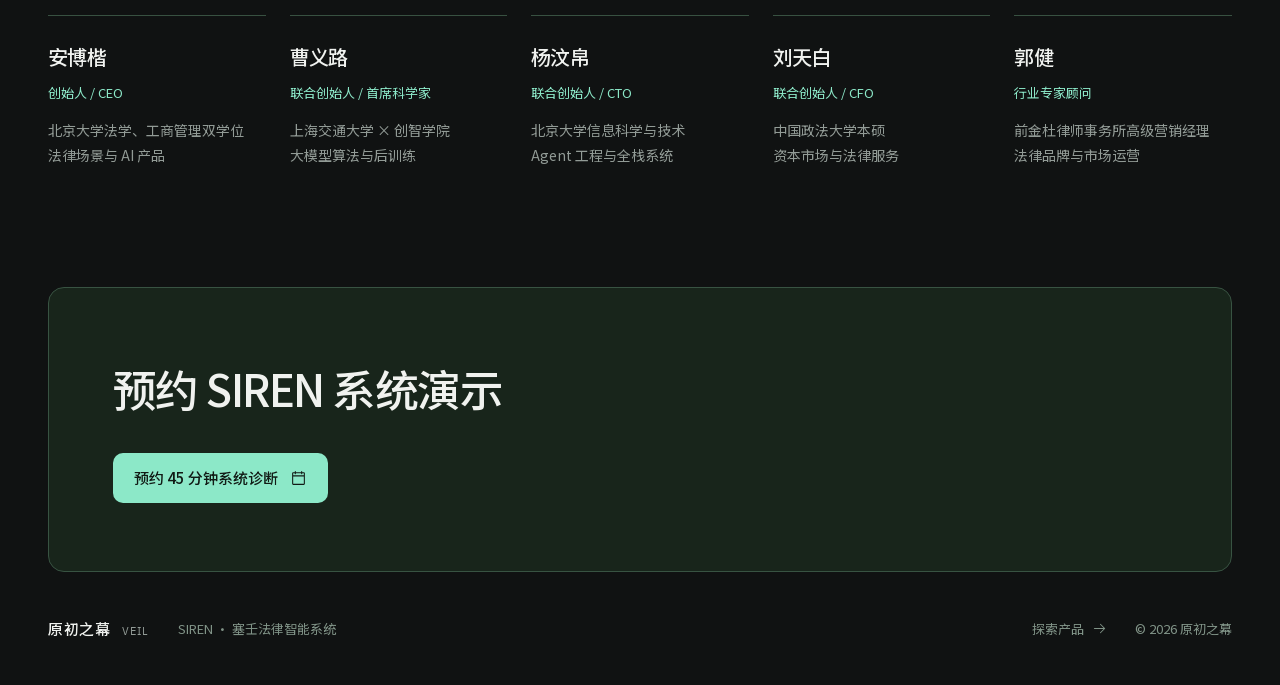
<file: dark/index.html>
<!doctype html>
<html lang="zh-CN">
<head>
  <meta charset="utf-8">
  <meta name="viewport" content="width=device-width, initial-scale=1">
  <meta name="theme-color" content="#101212">
  <meta name="robots" content="noindex, nofollow">
  <meta name="description" content="原初之幕 SIREN 塞壬法律智能系统，以法律知识与 Agent 工作流连接 GEO 品牌增长与 AI 案件管办。">
  <title>原初之幕 Veil · SIREN 法律智能</title>
  <link rel="icon" href="../assets/veil-logo.png" type="image/png">
  <link rel="stylesheet" href="styles.css">
  <link rel="stylesheet" href="../assets/ui-icons.css?v=3">
  <link rel="stylesheet" href="../assets/site-refinements.css?v=3">
  <script src="app.js?v=3" defer></script>
</head>
<body>
  <a class="skip" href="#main">跳至正文</a>
  <header class="nav-wrap">
    <nav class="nav" aria-label="主导航">
      <a class="brand" href="#" aria-label="原初之幕 首页"><span class="brand-mark"><img src="../assets/veil-logo.png" alt=""></span><span>原初之幕<span class="brand-en">VEIL</span></span></a>
      <div class="nav-links"><a href="#solutions">解决方案</a><a href="#product">SIREN 系统</a><a href="#cases">客户事例</a><a href="#about">关于我们</a></div>
      <button class="button nav-contact" data-contact>预约交流<span class="ui-icon" data-icon="calendar-blank" aria-hidden="true"></span></button>
      <button class="menu-toggle" aria-label="打开菜单" aria-expanded="false" aria-controls="mobile-menu"><span></span><span></span></button>
    </nav>
    <div id="mobile-menu" class="mobile-menu" hidden><a href="#solutions">解决方案</a><a href="#product">SIREN 系统</a><a href="#cases">客户事例</a><a href="#about">关于我们</a><button data-contact>预约交流<span class="ui-icon" data-icon="calendar-blank" aria-hidden="true"></span></button></div>
  </header>
  <main id="main">
    <section class="hero shell" aria-labelledby="hero-title">
      <div class="hero-copy">
        <p class="eyebrow"><span class="ui-icon" data-icon="books" aria-hidden="true"></span>原初之幕 · 塞壬法律智能系统</p>
        <h1 id="hero-title">让法律专业<br><span>被 AI 发现</span></h1>
        <p class="hero-description">SIREN 为律所提供 GEO 品牌增长与 AI 案件管办，覆盖内容运营、证据检索与文书协作。</p>
        <div class="hero-actions"><a href="#product" class="button primary">探索 SIREN<span class="ui-icon" data-icon="arrow-right" aria-hidden="true"></span></a><button class="text-button" data-contact>预约系统诊断<span class="ui-icon" data-icon="calendar-blank" aria-hidden="true"></span></button></div>
      </div>
      <div class="engine-visual" aria-label="SIREN 多智能体协作概念动效">
        <div class="visual-top"><span>SIREN 智能系统</span><span class="engine-tag"><span class="ui-icon" data-icon="tree-structure" aria-hidden="true"></span>多智能体协作</span></div>
        <canvas id="engine" aria-hidden="true"></canvas>
        <div class="engine-word" aria-hidden="true">SIREN</div>
        <div class="engine-node node-a"><span class="ui-icon" data-icon="magnifying-glass" aria-hidden="true"></span>知识检索</div>
        <div class="engine-node node-b"><span class="ui-icon" data-icon="crosshair-simple" aria-hidden="true"></span>意图理解</div>
        <div class="engine-node node-c"><span class="ui-icon" data-icon="tree-structure" aria-hidden="true"></span>任务编排</div>
        <div class="visual-bottom"><span>法律知识库与智能体工作流</span></div>
      </div>
    </section>

    <section class="ecosystem" aria-labelledby="ecosystem-title">
      <div class="ecosystem-head shell"><h2 id="ecosystem-title">AI 模型与搜索生态</h2><div><span>让专业连接更多 AI 场景</span><button class="marquee-control" aria-label="暂停图标滚动" aria-pressed="false"><span class="ui-icon" data-icon="pause" aria-hidden="true"></span></button></div></div>
      <div class="logo-viewport"><div class="logo-track" id="logo-track"><div class="logo-group">
        <span class="ai-logo"><img src="../assets/icons/deepseek.svg" alt="" width="34" height="34">DeepSeek</span>
        <span class="ai-logo"><img src="../assets/icons/doubao.svg" alt="" width="34" height="34">豆包</span>
        <span class="ai-logo"><img src="../assets/icons/openai.svg" alt="" width="34" height="34">OpenAI</span>
        <span class="ai-logo"><img src="../assets/icons/qwen.svg" alt="" width="34" height="34">Qwen</span>
        <span class="ai-logo"><img src="../assets/icons/gemini.svg" alt="" width="34" height="34">Gemini</span>
        <span class="ai-logo"><img src="../assets/icons/claude.svg" alt="" width="34" height="34">Claude</span>
        <span class="ai-logo"><img src="../assets/icons/kimi.svg" alt="" width="34" height="34">Kimi</span>
        <span class="ai-logo"><img src="../assets/icons/wenxin.svg" alt="" width="34" height="34">文心一言</span>
      </div></div></div>
    </section>

    <section class="solutions section shell" id="solutions" aria-labelledby="solutions-title">
      <div class="section-intro reveal"><h2 id="solutions-title">律所增长与案件管办</h2><p>同一套法律知识与智能体底座，支撑两条业务路径。</p></div>
      <div class="solution-grid">
        <article class="solution reveal"><div class="solution-heading"><span class="icon-tile" aria-hidden="true"><span class="ui-icon" data-icon="chart-line-up" aria-hidden="true"></span></span><span>GEO 品牌增长</span></div><h3>让 AI 发现律所的专业能力</h3><p>围绕客户真正关心的问题，完善品牌资料、专业内容与公开信源，持续观察 AI 如何理解、引用和推荐你。</p><div class="growth-visual" aria-label="从客户问题到来源与 AI 回答的流程示意"><div class="query"><span class="ui-icon" data-icon="magnifying-glass" aria-hidden="true"></span>哪些律所擅长这一类法律问题？</div><div class="signal-path"><i></i><i></i><i></i></div><div class="answer-line"><img src="../assets/icons/deepseek.svg" alt="" width="24" height="24"><span>专业内容<span class="answer-small">来源与依据，让经验被准确理解</span></span><b>[1] [2]</b></div></div><a class="inline-link" href="#workflow" data-workflow-link="growth">了解 GEO 增长<span class="ui-icon" data-icon="arrow-right" aria-hidden="true"></span></a></article>
        <article class="solution reveal"><div class="solution-heading"><span class="icon-tile" aria-hidden="true"><span class="ui-icon" data-icon="file-text" aria-hidden="true"></span></span><span>AI 案件管办</span></div><h3>用 AI 协助案件办理</h3><p>连接接案、检索、证据与文书，把重复信息工作交给系统，让律师专注专业判断与业务交付。</p><div class="case-visual" aria-label="案件材料的整理与审核流程示意"><div class="case-item"><span class="ui-icon" data-icon="file-text" aria-hidden="true"></span><span>合同与案情材料</span><span class="case-state">资料入库</span></div><div class="case-item"><span class="ui-icon" data-icon="file-text" aria-hidden="true"></span><span>证据目录与时间线</span><span class="case-state">来源定位</span></div><div class="case-item"><span class="ui-icon" data-icon="file-text" aria-hidden="true"></span><span>文书草稿与修订</span><span class="case-state">人工审核</span></div></div><a class="inline-link" href="#workflow" data-workflow-link="casework">了解案件管办<span class="ui-icon" data-icon="arrow-right" aria-hidden="true"></span></a></article>
      </div>
    </section>

    <section class="product section" id="product" aria-labelledby="product-title">
      <div class="shell"><div class="product-intro reveal"><h2 id="product-title">SIREN 工作台</h2><p>从原始资料到内容审核，从官网维护到多平台运营。<br>把分散的工作，组织成可追溯的流程。</p></div>
        <div class="product-tabs" role="tablist" aria-label="产品界面"><button role="tab" aria-selected="true" aria-controls="product-panel" id="knowledge-tab" data-screen="knowledge"><span class="ui-icon" data-icon="books" aria-hidden="true"></span>多模态知识库</button><button role="tab" aria-selected="false" aria-controls="product-panel" id="publishing-tab" data-screen="publishing" tabindex="-1"><span class="ui-icon" data-icon="broadcast" aria-hidden="true"></span>多平台运营</button></div>
        <div id="product-panel" class="product-frame reveal" role="tabpanel" aria-labelledby="knowledge-tab"><div class="frame-top"><div class="frame-dots" aria-hidden="true"><i></i><i></i><i></i></div><span id="screen-name">SIREN / 客户资料库</span><button class="zoom-screen" aria-label="放大产品界面"><span class="ui-icon" data-icon="arrows-out" aria-hidden="true"></span></button></div><button class="screen-button" aria-label="放大查看产品界面"><img id="product-screen" src="../assets/knowledge-library.png" alt="SIREN 客户资料库实际界面，包含资料搜索、上传和状态管理" width="1944" height="1114" loading="lazy"></button><div class="frame-caption"><span id="screen-description">让文档、表格、图片与扫描件，成为可检索、可调用的依据。</span><span class="product-status"><span class="ui-icon" data-icon="check" aria-hidden="true"></span>产品实景</span></div></div>
        <div class="product-principles"><span>多模态资料解析</span><span>来源与版本绑定</span><span>人工审核协作</span><span>执行结果留档</span></div>
      </div>
    </section>

    <section class="workflow section shell" id="workflow" aria-labelledby="workflow-title"><div class="section-intro reveal"><h2 id="workflow-title">业务流程</h2></div><div class="workflow-layout"><div class="workflow-selector" role="tablist" aria-label="业务流程"><button role="tab" aria-selected="true" aria-controls="workflow-panel" id="growth-tab" data-flow="growth"><span>GEO 品牌增长</span><span class="ui-icon" data-icon="arrow-right" aria-hidden="true"></span></button><button role="tab" aria-selected="false" aria-controls="workflow-panel" id="casework-tab" data-flow="casework" tabindex="-1"><span>AI 案件管办</span><span class="ui-icon" data-icon="arrow-right" aria-hidden="true"></span></button><p>法律知识库、Agent 编排与人工审核，<br>共同支撑每一步执行。</p></div><div id="workflow-panel" class="workflow-panel" role="tabpanel" aria-labelledby="growth-tab"><ol id="workflow-steps"></ol></div></div></section>

    <section class="cases section shell" id="cases" aria-labelledby="cases-title"><div class="section-intro reveal"><h2 id="cases-title">客户事例</h2><p>法律品牌在 AI 回答中的呈现与官网 GEO 改造。</p></div><div class="case-studies"><details class="case-study reveal"><summary><span class="case-index"><span class="case-tag"><span class="ui-icon" data-icon="chart-line-up" aria-hidden="true"></span>品牌增长</span></span><span class="case-info"><span class="case-client">北京通商律师事务所</span><span class="case-subtitle">法律品牌在 AI 回答中的呈现优化</span></span><span class="case-arrow" aria-hidden="true"><span class="ui-icon" data-icon="caret-down" aria-hidden="true"></span></span></summary><div class="case-detail"><p>围绕法律服务相关问题，观察品牌在 AI 回答中的描述与引用，结合专业资料与公开信源开展优化。</p><span>品牌信息 · 专业内容 · 回答表现</span></div></details><details class="case-study reveal"><summary><span class="case-index"><span class="case-tag"><span class="ui-icon" data-icon="browser" aria-hidden="true"></span>官网改造</span></span><span class="case-info"><span class="case-client">河南良承律师事务所</span><span class="case-subtitle">官网 GEO 适配化改造</span></span><span class="case-arrow" aria-hidden="true"><span class="ui-icon" data-icon="caret-down" aria-hidden="true"></span></span></summary><div class="case-detail"><p>重新组织律师、业务与案例信息，建立专题、FAQ 与结构化标记，让官网形成持续更新、关系清晰的公开信源。</p><span>信息架构 · 律师实体 · 案例与 FAQ · 结构化信息</span></div></details></div><p class="case-continuation"><span aria-hidden="true">……</span>以上为部分客户事例</p></section>

    <section class="about section shell" id="about" aria-labelledby="about-title"><div class="section-intro reveal"><h2 id="about-title">关于原初之幕</h2><p>团队来自法律服务、品牌商业化、大模型算法与智能体工程领域。</p></div><div class="team-grid reveal"><div><h3>安博楷</h3><span>创始人 / CEO</span><p>北京大学法学、工商管理双学位<br>法律场景与 AI 产品</p></div><div><h3>曹义路</h3><span>联合创始人 / 首席科学家</span><p>上海交通大学 × 创智学院<br>大模型算法与后训练</p></div><div><h3>杨汶帛</h3><span>联合创始人 / CTO</span><p>北京大学信息科学与技术<br>Agent 工程与全栈系统</p></div><div><h3>刘天白</h3><span>联合创始人 / CFO</span><p>中国政法大学本硕<br>资本市场与法律服务</p></div><div><h3>郭健</h3><span>行业专家顾问</span><p>前金杜律师事务所高级营销经理<br>法律品牌与市场运营</p></div></div></section>

    <section class="contact-section shell reveal"><h2>预约 SIREN 系统演示</h2><button class="button primary" data-contact>预约 45 分钟系统诊断<span class="ui-icon" data-icon="calendar-blank" aria-hidden="true"></span></button></section>
  </main>
  <footer class="footer shell"><a class="brand" href="#"><span>原初之幕<span class="brand-en">VEIL</span></span></a><p>SIREN · 塞壬法律智能系统</p><a href="#product">探索产品<span class="ui-icon" data-icon="arrow-right" aria-hidden="true"></span></a><span>© 2026 原初之幕</span></footer>

  <dialog id="contact-dialog" aria-labelledby="contact-heading"><button class="dialog-close" aria-label="关闭"><span class="ui-icon" data-icon="x" aria-hidden="true"></span></button><p class="section-label">SIREN / 业务交流</p><h2 id="contact-heading">从一个真实问题开始。</h2><p>预约 45 分钟系统诊断会，一起梳理客户问题、知识资料与业务流程，确定 GEO 增长、案件管办或一体化实施路径。</p><div class="meeting-topics"><span>01 客户问题基线</span><span>02 系统与信源诊断</span><span>03 实施优先级</span></div><p class="contact-note">请通过当前项目对接渠道联系原初之幕团队。</p><button class="button primary" id="copy-brief">复制诊断需求模板<span class="ui-icon" data-icon="copy-simple" aria-hidden="true"></span></button><p class="copy-result" role="status" aria-live="polite"></p></dialog>
  <dialog id="screen-dialog" aria-label="产品界面放大预览"><button class="dialog-close" aria-label="关闭"><span class="ui-icon" data-icon="x" aria-hidden="true"></span></button><img src="../assets/knowledge-library.png" alt="SIREN 产品界面完整预览"></dialog>
</body>
</html>
</file>
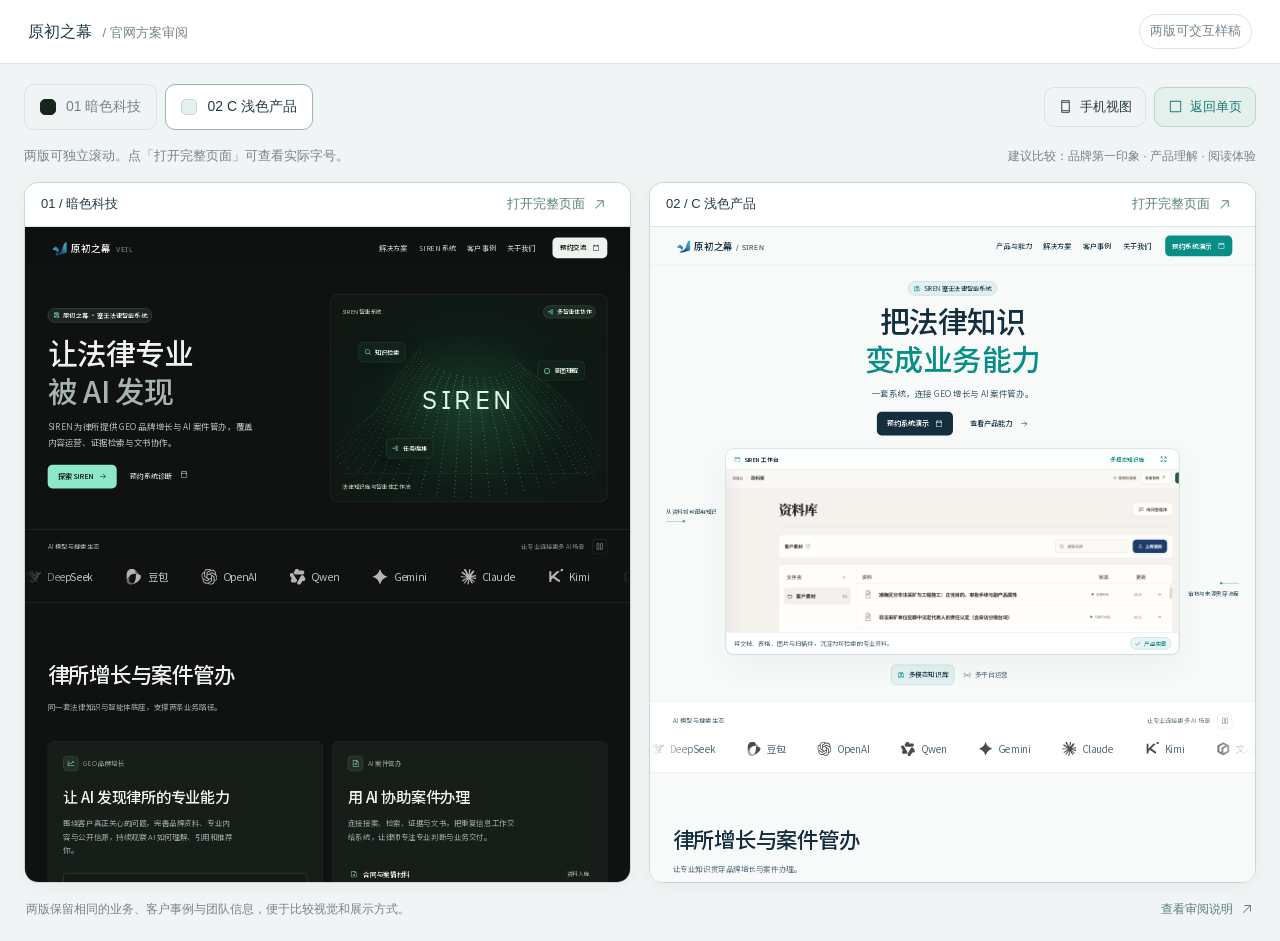
<file: review/index.html>
<!doctype html>
<html lang="zh-CN">
<head><meta charset="utf-8"><meta name="robots" content="noindex, nofollow"><meta name="viewport" content="width=device-width,initial-scale=1"><title>原初之幕 · 官网双方案审阅</title><link rel="stylesheet" href="../assets/ui-icons.css?v=3"><link rel="stylesheet" href="review.css?v=3"><script src="review.js?v=3" defer></script></head>
<body>
  <header><a class="review-brand" href="index.html">原初之幕 <span>/ 官网方案审阅</span></a><span class="review-stage">两版可交互样稿</span></header>
  <main>
    <div class="review-controls"><div class="variant-tabs" role="tablist" aria-label="选择审阅方案"><button role="tab" id="dark-tab" aria-selected="false" aria-controls="dark-pane" data-variant="dark" tabindex="-1"><span class="scheme-swatch dark-swatch" aria-hidden="true"></span>01 暗色科技</button><button role="tab" id="light-tab" aria-selected="true" aria-controls="light-pane" data-variant="light"><span class="scheme-swatch light-swatch" aria-hidden="true"></span>02 C 浅色产品</button></div><div class="view-controls"><button id="device-toggle" aria-pressed="false"><span class="ui-icon" data-icon="device-mobile" aria-hidden="true"></span><span class="control-label">手机视图</span></button><button id="compare-toggle" aria-pressed="false"><span class="ui-icon" data-icon="columns" aria-hidden="true"></span><span class="control-label">并排对比</span></button></div></div>
    <div class="review-note"><p id="review-description">方案 C：浅色背景、产品界面前置、可切换的业务工作流。</p><span>建议比较：品牌第一印象 · 产品理解 · 阅读体验</span></div>
    <div class="review-grid" id="review-grid">
      <section class="preview-pane" id="dark-pane" role="tabpanel" aria-labelledby="dark-tab" hidden><div class="pane-title"><h1>01 / 暗色科技</h1><a href="../dark/index.html?v=3" target="_blank" rel="noopener">打开完整页面<span class="ui-icon" data-icon="arrow-up-right" aria-hidden="true"></span></a></div><div class="preview-stage"><iframe src="../dark/index.html?v=3" title="方案 01 暗色科技：Systems 与 Flowbi 组合" loading="lazy"></iframe></div></section>
      <section class="preview-pane" id="light-pane" role="tabpanel" aria-labelledby="light-tab"><div class="pane-title"><h1>02 / C 浅色产品</h1><a href="../c/index.html?v=3" target="_blank" rel="noopener">打开完整页面<span class="ui-icon" data-icon="arrow-up-right" aria-hidden="true"></span></a></div><div class="preview-stage"><iframe src="../c/index.html?v=3" title="方案 C 浅色产品：可验证的智能"></iframe></div></section>
    </div>
    <footer><span>两版保留相同的业务、客户事例与团队信息，便于比较视觉和展示方式。</span><a href="审阅说明.txt" target="_blank" rel="noopener">查看审阅说明<span class="ui-icon" data-icon="arrow-up-right" aria-hidden="true"></span></a></footer>
  </main>
</body>
</html>
</file>
<file: c/styles.css>
@import url("../assets/fonts/noto-sans-sc.css");
@font-face{font-family:"IBM Plex Sans";src:url("../assets/fonts/ibm-plex-sans.woff2") format("woff2");font-weight:400;font-style:normal;font-display:swap}
:root{--bg:#f7faf9;--white:#fff;--navy:#142e3e;--text:#233e4c;--muted:#687e88;--teal:#078e86;--mint:#e1f2eb;--line:#dce6e5;--ease:cubic-bezier(.22,1,.36,1);--radius:8px}
*{box-sizing:border-box}html{scroll-behavior:smooth;scroll-padding-top:98px}body{margin:0;background:var(--bg);color:var(--text);font:400 15px/1.75 "IBM Plex Sans","Noto Sans SC",sans-serif;-webkit-font-smoothing:antialiased}h1,h2,h3,p{margin:0}h1,h2,h3{font-weight:500;letter-spacing:-.035em}a{color:inherit;text-decoration:none}button{font:inherit;cursor:pointer;border:0;color:inherit}button,a,summary{touch-action:manipulation;-webkit-tap-highlight-color:transparent}img{display:block;max-width:100%}::selection{background:#b9e6d9;color:var(--navy)}:focus-visible{outline:2px solid var(--teal);outline-offset:5px}.shell{width:min(100% - 96px,1280px);margin-inline:auto}.section{padding-block:108px}.skip{position:fixed;top:-90px;left:20px;z-index:100;padding:10px 20px;background:var(--navy);color:white}.skip:focus{top:10px}.nav-wrap{position:sticky;top:0;z-index:20;background:#f7faf9f2;backdrop-filter:blur(14px);border-bottom:1px solid var(--line)}.nav{height:80px;display:flex;align-items:center;gap:30px}.brand{display:inline-flex;align-items:center;gap:9px;white-space:nowrap;font-size:18px;font-weight:500;letter-spacing:.01em;color:var(--navy)}.brand-mark{width:37px;height:32px;overflow:hidden}.brand-mark img{width:98px;height:33px;max-width:none;object-fit:contain;object-position:left center}.brand-product{font-size:15px;font-weight:400;margin-left:3px;letter-spacing:.03em}.nav-links{display:flex;gap:27px;margin-left:auto;font-size:12px}.nav-links a{transition:color .2s}.nav-links a:hover{color:var(--teal)}.button{display:inline-flex;align-items:center;justify-content:center;gap:28px;min-height:46px;border-radius:6px;padding:12px 21px;font-size:13px;font-weight:500;transition:background .25s var(--ease),transform .25s var(--ease)}.primary{background:var(--navy);color:#fff}.primary:hover{background:#225069;transform:translateY(-2px)}.button:active{transform:scale(.98)}.nav-contact{background:var(--teal);font-size:11px;min-height:38px;padding:9px 15px;gap:22px}.nav-contact:hover{background:#08746e}.text-link{display:inline-flex;gap:24px;align-items:center;font-size:13px;font-weight:500}.text-link>span,.button>span{transition:transform .25s var(--ease)}.text-link:hover>span,.button:hover>span{transform:translate(3px,-2px)}.menu-toggle{display:none;width:36px;height:36px;border:1px solid var(--line);border-radius:6px;background:var(--white);flex-direction:column;align-items:center;justify-content:center;gap:5px}.menu-toggle span{width:16px;height:1px;background:var(--navy);transition:transform .2s}.menu-toggle[aria-expanded=true] span:first-child{transform:translateY(3px) rotate(45deg)}.menu-toggle[aria-expanded=true] span:last-child{transform:translateY(-3px) rotate(-45deg)}.mobile-menu{position:absolute;top:70px;left:24px;right:24px;padding:24px;background:var(--white);border:1px solid var(--line);border-radius:8px;box-shadow:0 15px 35px #183b4d0c}.mobile-menu:not([hidden]){display:grid;gap:20px}.mobile-menu button{background:transparent;text-align:left;padding:0;color:var(--teal)}
.hero{position:relative;isolation:isolate;overflow:hidden;padding-bottom:34px}.hero:before{content:"";position:absolute;right:-220px;top:125px;z-index:-1;width:620px;height:160px;background:#e6f3ee;transform:rotate(-30deg);opacity:.65}.hero:after{content:"";position:absolute;left:-300px;top:490px;z-index:-1;width:550px;height:100px;background:#dcefe8;transform:rotate(24deg);opacity:.5}.hero-intro{text-align:center;padding-block:32px 28px}.eyebrow{font-size:10px;letter-spacing:.13em;color:#67808c;margin-bottom:12px}.hero h1{font-size:clamp(44px,4.6vw,64px);line-height:1.25;color:var(--navy);letter-spacing:-.045em}.hero h1>span{color:var(--teal)}.hero-description{font-size:16px;margin-top:18px;color:#4c6572;letter-spacing:.01em}.hero-actions{display:flex;justify-content:center;align-items:center;gap:36px;margin-top:23px}.hero-product{position:relative}.product-frame{width:min(100%,960px);margin:auto;border:1px solid #a5b8c0;border-radius:var(--radius);background:var(--white);overflow:hidden;box-shadow:0 24px 64px #2546570c}.frame-toolbar{height:38px;display:flex;align-items:center;gap:24px;padding:0 17px;border-bottom:1px solid var(--line);font-size:10px;color:#607681;background:#fcfdfd}.frame-identity{font-size:11px;font-weight:500;color:var(--navy)}.frame-identity>span{margin-inline:8px;color:#aabdc2}.frame-mode{margin-left:auto}.zoom-screen{background:transparent;padding:3px 0 3px 12px;font-size:17px;line-height:1;color:var(--teal)}.screen-button{display:block;width:100%;padding:0;background:#f3f3ef;text-align:left}.screen-button img{width:100%;height:auto;aspect-ratio:2.8;object-fit:cover;object-position:top}.frame-bottom{display:flex;align-items:center;justify-content:space-between;gap:20px;padding:10px 16px;font-size:9px;color:var(--muted);border-top:1px solid var(--line)}.frame-bottom>span:last-child{white-space:nowrap;color:var(--teal)}.product-callout{position:absolute;z-index:2;display:flex;align-items:center;gap:10px;font-size:10px;color:#4c6976}.product-callout>i{width:40px;height:1px;background:#6bb6ac;position:relative}.product-callout>i:after{content:"";position:absolute;right:0;top:-2px;width:5px;height:5px;border-radius:100%;background:#399f91}.left-callout{left:0;top:28%;transform:translateX(-14px);flex-direction:column;align-items:flex-start}.right-callout{right:0;top:65%;transform:translateX(14px);flex-direction:column;align-items:flex-end}.right-callout>i:after{left:0;right:auto}.product-tabs{display:flex;justify-content:center;gap:8px;margin-top:21px}.product-tabs button{padding:8px 18px;background:transparent;border:1px solid transparent;border-radius:6px;font-size:11px;color:var(--muted)}.product-tabs button[aria-selected=true]{background:#e9f2ee;color:var(--teal);border-color:#d8e8df}
.ecosystem{background:#fff;padding-block:25px 31px;border-block:1px solid var(--line)}.ecosystem-head{display:flex;justify-content:space-between;align-items:center;gap:20px}.ecosystem h2{font-size:11px;font-weight:400;color:#5b7581;letter-spacing:.035em}.ecosystem-head>div{display:flex;align-items:center;gap:15px;font-size:10px;color:#83949b}.marquee-control{width:25px;height:25px;display:grid;place-items:center;border:1px solid var(--line);border-radius:100%;background:#fff;font-size:9px;color:#617d85}.logo-viewport{overflow:hidden;margin-top:25px;mask-image:linear-gradient(90deg,transparent,#000 8%,#000 92%,transparent)}.logo-track{display:flex;width:max-content;animation:marquee 38s linear infinite}.logo-group{display:flex;align-items:center;gap:66px;padding-right:66px}.ai-logo{display:flex;align-items:center;gap:12px;white-space:nowrap;font-size:21px;color:#536b75;letter-spacing:-.02em}.ai-logo img{object-fit:contain;filter:grayscale(1);opacity:.7;transition:filter .2s,opacity .2s}.ai-logo:hover img{filter:none;opacity:1}.logo-viewport:hover .logo-track,.ecosystem.is-paused .logo-track{animation-play-state:paused}@keyframes marquee{to{transform:translateX(-50%)}}
.section-label{font-size:11px;color:var(--teal);letter-spacing:.055em;margin-bottom:21px}.section-heading h2,.section-intro h2{font-size:clamp(30px,3.6vw,46px);line-height:1.5;color:var(--navy)}.section-heading>p:last-child:not(.section-label),.section-intro>p:last-child:not(.section-label){font-size:14px;color:var(--muted);line-height:1.9;margin-top:20px}.business-tabs{display:grid;grid-template-columns:1fr 1fr;gap:14px;margin-block:38px 28px}.business-tabs button{display:flex;align-items:center;justify-content:space-between;gap:16px;min-height:67px;padding:18px 24px;border:1px solid #cddade;border-radius:6px;background:transparent;color:#526c79;text-align:left}.business-tabs strong{font-weight:500;font-size:17px;white-space:nowrap;color:var(--navy)}.business-tabs button>span{font-size:11px;color:#6e8791}.business-tabs button[aria-selected=true]{background:var(--mint);border-color:#c5e5d9;box-shadow:inset 0 -3px var(--teal)}.business-tabs button[aria-selected=true] strong{color:#087f79}.workflow-layout{display:grid;grid-template-columns:245px 1fr;gap:34px;align-items:start;min-height:360px}.step-list{display:flex;flex-direction:column;gap:5px;position:relative;padding-block:5px}.step-list:before{content:"";position:absolute;left:28px;top:28px;bottom:28px;width:1px;background:#ccdcd8}.step-button{position:relative;display:flex;align-items:center;gap:20px;width:100%;padding:11px 16px;border-radius:5px;background:transparent;text-align:left;font-size:14px;min-height:50px}.step-button .step-number{position:relative;z-index:1;display:grid;place-items:center;min-width:25px;height:25px;font-size:10px;color:#6a8390;background:var(--bg);border:1px solid #d9e4e2;border-radius:5px}.step-button[aria-selected=true]{color:var(--teal);background:var(--mint);font-weight:500}.step-button[aria-selected=true] .step-number{background:var(--teal);border-color:var(--teal);color:#fff}.workflow-preview{border:1px solid #b7cbd1;border-radius:var(--radius);background:var(--white);overflow:hidden}.preview-toolbar{display:flex;align-items:center;justify-content:space-between;gap:20px;padding:15px 20px;border-bottom:1px solid var(--line);font-size:15px;font-weight:500;color:var(--navy)}.preview-toolbar small{font-size:9px;font-weight:400;color:#6f8993;letter-spacing:.03em}.preview-body{display:grid;grid-template-columns:34% 66%;min-height:260px}.source-list{padding:22px 14px;border-right:1px solid var(--line)}.source-list>p{font-size:10px;color:#80929a;padding-inline:7px;margin-bottom:13px}.source-row{display:flex;align-items:center;gap:10px;padding:13px 8px;border-bottom:1px solid #e8eeee;font-size:11px;line-height:1.5}.source-row.selected{margin-top:4px;border-left:2px solid var(--teal);border-bottom:0;background:#edf7f1;color:var(--teal)}.file-icon{font-size:17px;width:18px;height:23px;display:grid;place-items:center;line-height:1;border:1px solid #91abae;border-radius:2px;color:#6d9295;flex-shrink:0}.selected .file-icon{border-color:#76b3a3;color:var(--teal)}.source-document{padding:25px 27px}.document-label{font-size:10px;color:var(--teal);margin-bottom:12px}.source-document h3{font-size:17px;line-height:1.7;color:var(--navy);font-weight:500}.source-document>p:not(.document-label){font-size:11px;color:var(--muted);margin-top:10px;line-height:1.9}.document-excerpt{border-left:2px solid #68b8a4;background:#edf7f1;padding:11px 12px;margin-top:18px}.document-excerpt>span{display:block;font-size:9px;color:var(--teal);margin-bottom:4px}.document-excerpt p{font-size:11px;line-height:1.8;color:#356657}.document-lines{display:flex;flex-direction:column;gap:7px;margin-top:17px}.document-lines i{display:block;height:4px;background:#e7edee;width:95%;border-radius:1px}.document-lines i:nth-child(2){width:79%}.document-lines i:nth-child(3){width:54%}.review-strip{display:flex;align-items:center;gap:12px;padding:13px 20px;background:#f7faf9;border-top:1px solid var(--line);font-size:11px;color:#496673}.review-icon{display:grid;place-items:center;width:23px;height:23px;border:1px solid #88b9a8;border-radius:50%;font-size:12px;color:var(--teal)}.principles{display:grid;grid-template-columns:repeat(4,1fr);padding:21px 0;margin-top:28px;background:var(--navy);border-radius:6px;color:#eaf6f3;font-size:13px;text-align:center}.principles>span+span{border-left:1px solid #ffffff26}
.foundation{background:#edf3f1;border-block:1px solid var(--line)}.foundation-grid{display:grid;grid-template-columns:repeat(3,1fr);gap:44px;margin-top:48px}.foundation-grid>article{border-top:1px solid #b6ccc5;padding-top:21px}.foundation-index{font-size:9px;letter-spacing:.065em;color:#69877e}.foundation-grid h3{font-size:21px;font-weight:500;margin-top:15px;color:var(--navy)}.foundation-grid p{font-size:12px;line-height:1.9;color:#658078;margin-top:16px;max-width:300px}.format-list,.agent-path{display:flex;align-items:center;gap:8px;margin-top:25px;font-size:10px;color:#508374}.format-list span{padding:5px 8px;border:1px solid #c4d6ce;border-radius:4px;background:#f6faf8}.agent-path{gap:16px;font-size:11px;padding-top:5px}.agent-path i{font-style:normal;color:#8baa9e}.trace-line{display:flex;gap:10px;align-items:center;font-size:10px;color:#508374;margin-top:30px}.trace-line>span{font-size:12px;color:var(--teal)}
.cases{border-bottom:1px solid var(--line)}.section-intro .muted{color:#6f858f}.case-studies{margin-top:44px}.case-study{border-top:1px solid var(--line)}.case-study:last-child{border-bottom:1px solid var(--line)}.case-study summary{list-style:none;display:flex;align-items:center;gap:48px;padding:30px 0;cursor:pointer}.case-study summary::-webkit-details-marker{display:none}.case-index{font-size:10px;color:#7c959b;min-width:100px;letter-spacing:.04em}.case-info{display:flex;flex-direction:column;gap:9px}.case-client{font-size:22px;color:var(--navy);font-weight:400;letter-spacing:-.02em}.case-subtitle{font-size:12px;color:var(--muted)}.case-arrow{margin-left:auto;font-size:23px;color:var(--teal);transition:transform .25s var(--ease)}.case-study[open] .case-arrow{transform:rotate(90deg)}.case-detail{padding:0 80px 28px 148px;max-width:900px}.case-detail p{font-size:13px;line-height:2;color:#536f7c}.case-detail>span{display:block;font-size:10px;color:#528d7c;margin-top:15px}.team-grid{display:grid;grid-template-columns:repeat(5,1fr);gap:24px;margin-top:44px}.team-grid>div{border-top:1px solid #b9d3c9;padding-top:22px}.team-grid h3{font-size:17px;color:var(--navy);font-weight:400}.team-grid span{display:block;font-size:10px;color:var(--teal);margin-top:9px}.team-grid p{font-size:10px;line-height:2;color:var(--muted);margin-top:20px}.contact-section{position:relative;overflow:hidden;background:#e0f1e9;border:1px solid #cce4d8;border-radius:var(--radius);padding:58px 60px}.contact-section>.section-label{display:block;position:relative;z-index:1}.contact-section h2{position:relative;z-index:1;font-size:clamp(32px,3.8vw,50px);line-height:1.5;font-weight:400;color:var(--navy)}.contact-section .button{position:relative;z-index:1;margin-top:28px}.contact-orbit{position:absolute;width:380px;height:380px;border:1px solid #a9d4c0;right:-35px;top:20px;border-radius:50%;box-shadow:0 0 0 50px #e0f1e9,0 0 0 51px #b4dac9,0 0 0 100px #e0f1e9,0 0 0 101px #cae4d7;transform:rotateX(50deg) rotateY(-35deg)}.footer{display:flex;align-items:center;gap:24px;padding-block:36px;color:var(--muted);font-size:10px}.footer .brand{font-size:15px}.footer .brand-product{font-size:12px}.footer>a:nth-last-child(2){margin-left:auto;color:#487e73}.footer>span:last-child{font-size:10px}
dialog{color:var(--text);background:var(--white);border:1px solid #bdd4ce;border-radius:10px;padding:42px;max-width:min(620px,calc(100% - 32px));box-shadow:0 30px 100px #163b4936}dialog::backdrop{background:#0c293e80;backdrop-filter:blur(6px)}dialog h2{font-size:27px;color:var(--navy);margin-bottom:22px}dialog p:not(.section-label){font-size:13px;line-height:1.95;color:var(--muted)}.dialog-close{position:absolute;right:15px;top:10px;background:transparent;color:#5c7b85;font-size:26px;line-height:1.5;padding:0 5px}.meeting-topics{display:flex;flex-direction:column;gap:10px;margin-block:26px;font-size:12px;color:#426f62}.contact-note{margin-bottom:24px}.copy-result{min-height:23px;margin-top:12px;white-space:pre-line}#screen-dialog{width:min(1440px,95vw);max-width:95vw;padding:38px 10px 10px;background:#f3f7f5}#screen-dialog img{width:100%;height:auto;max-height:85dvh;object-fit:contain}.reveal{opacity:1}.js-motion .reveal{opacity:0;transform:translateY(20px);transition:opacity .7s var(--ease),transform .7s var(--ease)}.js-motion .reveal.in-view{opacity:1;transform:none}
@media(max-width:1250px){.product-callout{display:none}.product-frame{max-width:960px}.nav{gap:20px}.nav-links{gap:24px}.brand-product{font-size:13px}.business-tabs button{padding:17px 20px}.business-tabs strong{font-size:15px}.business-tabs button>span{font-size:10px}.workflow-layout{grid-template-columns:215px 1fr;gap:24px}}
@media(max-width:1000px){.shell{width:calc(100% - 64px)}.nav-links{gap:18px;font-size:11px}.nav .brand-product{display:none}.hero h1{font-size:52px}.screen-button img{aspect-ratio:2.5}.section{padding-block:86px}.section-heading h2,.section-intro h2{font-size:36px}.business-tabs button{flex-direction:column;align-items:flex-start;gap:5px}.workflow-layout{grid-template-columns:180px 1fr;gap:20px}.step-button{font-size:12px;padding:11px 10px;gap:12px}.step-list:before{left:22px}.source-document{padding:20px}.source-list{padding:20px 10px}.source-row{font-size:10px;gap:7px}.foundation-grid{gap:26px}.team-grid{grid-template-columns:repeat(3,1fr);gap:28px}.footer p{display:none}}
@media(max-width:760px){.shell{width:calc(100% - 48px)}.nav{height:72px;gap:16px}.nav-links{display:none}.nav-contact{margin-left:auto}.menu-toggle{display:flex}.hero-intro{padding-block:29px 26px}.hero h1{font-size:48px}.hero-description{font-size:14px}.eyebrow{font-size:9px}.screen-button img{aspect-ratio:2.2}.section-heading h2,.section-intro h2{font-size:33px}.workflow-layout{grid-template-columns:1fr;gap:20px}.step-list{display:grid;grid-template-columns:repeat(3,1fr);gap:6px;padding:0}.step-list:before{display:none}.step-button{padding:10px 8px;min-height:42px;border:1px solid var(--line);font-size:11px;gap:8px}.step-button .step-number{font-size:8px;min-width:20px;height:20px}.step-button[aria-selected=true]{border-color:#b5d8c9}.source-document{padding:24px}.source-list{padding:22px 15px}.source-row{font-size:11px}.preview-body{grid-template-columns:35% 65%}.foundation-grid{grid-template-columns:1fr;gap:32px;margin-top:34px}.foundation-grid article{display:grid;grid-template-columns:1fr 1fr;gap:0 30px}.foundation-grid h3{grid-column:1;margin-top:8px}.foundation-grid p{grid-column:2;grid-row:1/4;margin-top:0;max-width:none;align-self:center}.format-list,.agent-path,.trace-line{grid-column:1;margin-top:18px}.case-study summary{gap:24px}.case-client{font-size:20px}.case-index{min-width:82px;font-size:9px}.case-detail{padding-left:106px}.team-grid p{font-size:10px}.contact-section{padding:42px 34px}.footer{gap:18px}}
@media(max-width:500px){html{scroll-padding-top:88px}.shell{width:calc(100% - 40px)}.nav{height:68px;gap:10px}.brand{font-size:16px;gap:6px}.brand-mark{width:31px;height:28px}.brand-mark img{width:84px;height:28px}.nav-contact{font-size:10px;padding:8px 11px;gap:12px;min-height:35px}.menu-toggle{width:35px;height:35px}.mobile-menu{top:64px;left:20px;right:20px}.hero-intro{padding-block:30px 25px}.hero h1{font-size:39px;line-height:1.3;letter-spacing:-.04em}.eyebrow{font-size:8px;letter-spacing:.09em;margin-bottom:14px}.hero-description{font-size:12px;margin-top:16px;line-height:1.85}.hero-actions{gap:24px;margin-top:22px}.hero-actions .button{min-height:42px;font-size:11px;padding:11px 15px;gap:21px}.text-link{font-size:11px;gap:13px}.hero-product{width:calc(100% - 24px)}.frame-toolbar{height:32px;padding:0 10px;gap:12px;font-size:8px}.frame-identity{font-size:9px}.frame-mode{font-size:8px}.screen-button img{aspect-ratio:1.6;object-position:top left}.frame-bottom{font-size:8px;padding:8px 10px;line-height:1.7}.frame-bottom>span:last-child{display:none}.product-tabs{margin-top:15px;gap:5px}.product-tabs button{font-size:10px;padding:7px 12px}.hero{padding-bottom:23px}.ecosystem{padding-block:20px 25px}.ecosystem-head h2{font-size:10px}.ecosystem-head>div>span{display:none}.logo-viewport{margin-top:20px}.logo-group{gap:40px;padding-right:40px}.ai-logo{font-size:18px;gap:10px}.ai-logo img{width:25px;height:25px}.section{padding-block:66px}.section-label{font-size:10px;margin-bottom:16px}.section-heading h2,.section-intro h2{font-size:29px;line-height:1.5}.section-heading>p:last-child:not(.section-label),.section-intro>p:last-child:not(.section-label){font-size:12px;margin-top:16px}.business-tabs{margin-block:28px 18px;gap:9px}.business-tabs button{padding:13px 11px;min-height:76px;gap:6px}.business-tabs strong{font-size:13px}.business-tabs button>span{font-size:8px;white-space:nowrap;letter-spacing:-.02em}.step-list{grid-template-columns:repeat(2,1fr);gap:6px}.step-button{padding:8px 10px;font-size:11px;gap:10px;min-height:40px}.workflow-layout{gap:18px}.preview-toolbar{padding:13px 14px;font-size:13px}.preview-toolbar small{font-size:8px}.preview-body{grid-template-columns:1fr}.source-list{padding:14px;display:grid;grid-template-columns:repeat(2,1fr);gap:0 10px;border-right:0;border-bottom:1px solid var(--line)}.source-list>p{grid-column:1/-1;margin-bottom:6px;padding:0}.source-row{padding:9px 6px;font-size:10px}.source-row.selected{margin-top:0}.file-icon{width:15px;height:19px;font-size:14px}.source-document{padding:20px}.source-document h3{font-size:16px}.source-document>p:not(.document-label){font-size:11px}.document-lines{margin-top:14px}.review-strip{padding:11px 14px;font-size:10px;gap:10px}.principles{grid-template-columns:repeat(2,1fr);gap:15px 0;padding-block:19px;margin-top:22px;font-size:11px}.principles>span:nth-child(3){border-left:0}.foundation-grid article{display:block}.foundation-grid h3{font-size:20px;margin-top:12px}.foundation-grid p{font-size:12px;margin-top:12px}.format-list,.agent-path,.trace-line{margin-top:19px}.case-studies{margin-top:29px}.case-study summary{flex-wrap:wrap;gap:13px;padding-block:25px;align-items:flex-start}.case-index{min-width:0;width:100%;font-size:9px}.case-info{max-width:calc(100% - 36px);gap:7px}.case-client{font-size:18px}.case-subtitle{font-size:10px}.case-arrow{font-size:20px;align-self:center}.case-detail{padding:0 0 24px}.case-detail p{font-size:12px}.team-grid{grid-template-columns:repeat(2,1fr);gap:26px 18px;margin-top:32px}.team-grid h3{font-size:16px}.team-grid span{font-size:9px}.team-grid p{font-size:9px;margin-top:14px}.contact-section{padding:34px 25px}.contact-section h2{font-size:29px}.contact-section .button{font-size:11px;gap:20px;padding:12px 15px}.contact-orbit{right:-300px}.footer{flex-wrap:wrap;padding-block:28px;gap:14px}.footer .brand{font-size:14px}.footer .brand-product{font-size:11px}.footer>span:last-child{width:100%}dialog{padding:35px 25px 23px}dialog h2{font-size:23px}dialog p:not(.section-label){font-size:12px}dialog .button{font-size:11px;gap:20px}.meeting-topics{font-size:11px}#screen-dialog{padding:35px 4px 4px;max-width:96vw}}
@media(prefers-reduced-motion:reduce){html{scroll-behavior:auto}*,*:before,*:after{animation:none!important;transition:none!important}.js-motion .reveal{opacity:1;transform:none}.logo-viewport{overflow-x:auto;mask-image:none;padding-inline:20px}.logo-group[aria-hidden=true]{display:none}}
</file>
<file: assets/ui-icons.css>
/* Phosphor regular icons, served locally. See ui-icons/LICENSE. */
.ui-icon {
  display: inline-block;
  flex: none;
  width: 1.15em;
  height: 1.15em;
  background-color: currentColor;
  vertical-align: -.18em;
  -webkit-mask: var(--ui-glyph) center / contain no-repeat;
  mask: var(--ui-glyph) center / contain no-repeat;
}

[data-icon="arrow-right"] { --ui-glyph: url("ui-icons/arrow-right.svg"); }
[data-icon="arrow-up-right"] { --ui-glyph: url("ui-icons/arrow-up-right.svg"); }
[data-icon="arrows-out"] { --ui-glyph: url("ui-icons/arrows-out.svg"); }
[data-icon="books"] { --ui-glyph: url("ui-icons/books.svg"); }
[data-icon="broadcast"] { --ui-glyph: url("ui-icons/broadcast.svg"); }
[data-icon="browser"] { --ui-glyph: url("ui-icons/browser.svg"); }
[data-icon="calendar-blank"] { --ui-glyph: url("ui-icons/calendar-blank.svg"); }
[data-icon="caret-down"] { --ui-glyph: url("ui-icons/caret-down.svg"); }
[data-icon="chart-line-up"] { --ui-glyph: url("ui-icons/chart-line-up.svg"); }
[data-icon="check"] { --ui-glyph: url("ui-icons/check.svg"); }
[data-icon="columns"] { --ui-glyph: url("ui-icons/columns.svg"); }
[data-icon="copy-simple"] { --ui-glyph: url("ui-icons/copy-simple.svg"); }
[data-icon="crosshair-simple"] { --ui-glyph: url("ui-icons/crosshair-simple.svg"); }
[data-icon="device-mobile"] { --ui-glyph: url("ui-icons/device-mobile.svg"); }
[data-icon="file-text"] { --ui-glyph: url("ui-icons/file-text.svg"); }
[data-icon="magnifying-glass"] { --ui-glyph: url("ui-icons/magnifying-glass.svg"); }
[data-icon="pause"] { --ui-glyph: url("ui-icons/pause.svg"); }
[data-icon="tree-structure"] { --ui-glyph: url("ui-icons/tree-structure.svg"); }
[data-icon="x"] { --ui-glyph: url("ui-icons/x.svg"); }

.marquee-control[aria-pressed="true"] [data-icon="pause"] {
  --ui-glyph: url("ui-icons/play.svg");
}
#device-toggle[aria-pressed="true"] [data-icon="device-mobile"] {
  --ui-glyph: url("ui-icons/monitor.svg");
}
#compare-toggle[aria-pressed="true"] [data-icon="columns"] {
  --ui-glyph: url("ui-icons/square.svg");
}
</file>
<file: assets/site-refinements.css>
/* Shared type and component styling for the two review directions. */
:root {
  --control-radius: 10px;
  --panel-radius: 16px;
  --detail-accent: var(--teal, var(--accent));
  --detail-tint: color-mix(in srgb, var(--detail-accent) 9%, transparent);
  --detail-border: color-mix(in srgb, var(--detail-accent) 24%, var(--line));
}

body {
  font-family: "PingFang SC", "Microsoft YaHei", "Noto Sans SC", system-ui, sans-serif;
  font-size: 16px;
}

.nav-links { font-size: 15px; gap: 24px; }
.nav .brand { font-size: 20px; }
.brand-en, .brand-product, .engine-word { font-family: "IBM Plex Sans", sans-serif; }
.button { font-size: 15px; min-height: 48px; gap: 12px; border-radius: var(--control-radius); }
.nav-contact { font-size: 14px; min-height: 44px; gap: 12px; }
.hero-actions { flex-wrap: wrap; }
.hero h1 { font-size: clamp(42px, 4.9vw, 68px); line-height: 1.28; letter-spacing: -.025em; }
.eyebrow, .case-tag, .product-status, .engine-tag {
  display: inline-flex;
  align-items: center;
  gap: 7px;
  padding: 5px 10px;
  border: 1px solid var(--detail-border);
  border-radius: 999px;
  background: var(--detail-tint);
  color: var(--text);
  line-height: 1.4;
}
.eyebrow { font-size: 13px; letter-spacing: .01em; }
:is(.eyebrow, .case-tag, .product-status, .engine-tag) .ui-icon { color: var(--detail-accent); }
.engine-tag { padding: 4px 8px; }
.hero-description { font-size: 18px; line-height: 1.8; text-wrap: pretty; }
.hero-copy .hero-description { max-width: 25em; }
.text-button, .text-link { font-size: 15px; gap: 16px; }
.hero-intro { padding-block: 34px 28px; }
.hero:has(.hero-intro)::before, .hero:has(.hero-intro)::after { content: none; }
.engine-visual::after { opacity: .38; }
.engine-word { letter-spacing: .12em; }
.engine-node {
  display: flex;
  gap: 7px;
  border-radius: var(--control-radius);
  font-size: 13px;
}
.engine-node .ui-icon { color: var(--detail-accent); }
.visual-top, .visual-bottom { font-size: 12px; }
.visual-bottom { color: #a7baad; }
.product-callout, .frame-toolbar, .frame-top { font-size: 12px; }
.frame-identity { font-size: 12px; }
.frame-caption, .frame-bottom { font-size: 13px; }
.product-frame, .workflow-preview, .engine-visual, .contact-section {
  border-radius: var(--panel-radius);
}
.mobile-menu, dialog { border-radius: 14px; }
.screen-button, .menu-toggle, .business-tabs button, .step-button {
  border-radius: var(--control-radius);
}
.frame-toolbar, .frame-top { min-height: 44px; }
.frame-mode { color: var(--teal); }
.frame-identity, .footer a[href="#product"], .mobile-menu button {
  display: inline-flex;
  align-items: center;
  gap: 8px;
}
.frame-identity > .ui-icon { margin: 0; color: var(--detail-accent); }
.product-status { font-size: 12px; padding: 4px 8px; }
.product-tabs { gap: 6px; }
.product-tabs button {
  display: inline-flex;
  align-items: center;
  justify-content: center;
  gap: 8px;
  min-height: 42px;
  padding-inline: 12px;
  border-radius: var(--control-radius);
  font-size: 14px;
  white-space: nowrap;
}
.product-tabs button[aria-selected="true"] {
  border-color: var(--detail-border);
  background: var(--detail-tint);
  color: var(--text);
}
.product-tabs button[aria-selected="true"] .ui-icon { color: var(--detail-accent); }
.marquee-control, .zoom-screen, .dialog-close {
  display: grid;
  place-items: center;
  width: 32px;
  height: 32px;
  padding: 0;
  border-radius: 8px;
  font-size: 15px;
  transition: background-color .2s var(--ease);
}
.marquee-control:hover, .zoom-screen:hover, .dialog-close:hover { background: var(--detail-tint); }
.ecosystem h2, .ecosystem-head > div { font-size: 13px; }

.section-intro h2, .section-heading h2, .product-intro h2 {
  font-size: clamp(33px, 3.55vw, 48px);
  letter-spacing: -.025em;
  line-height: 1.35;
  text-wrap: balance;
}
.section-label, .product-principles, .format-list, .trace-line { font-size: 13px; }
.section-intro > p:last-child:not(.section-label),
.section-heading > p:last-child:not(.section-label),
.product-intro > p:last-child,
.solution > p, .foundation-grid p, .workflow-panel p, .workflow-selector > p {
  font-size: 16px;
  line-height: 1.8;
}
.solution { background: #171d19; border-radius: 14px; }
.solution-heading { gap: 10px; }
.icon-tile {
  display: inline-grid;
  flex: none;
  place-items: center;
  width: 32px;
  height: 32px;
  border: 1px solid var(--detail-border);
  border-radius: 9px;
  background: var(--detail-tint);
  color: var(--detail-accent);
  font-size: 15px;
}
.query > .ui-icon, .case-item > .ui-icon, .source-row > .ui-icon { color: var(--detail-accent); }
.solution h3 { font-size: clamp(24px, 2.5vw, 32px); text-wrap: balance; }
.solution-heading, .inline-link, .query, .case-item { font-size: 14px; }
.case-state, .answer-small, .answer-line b { font-size: 12px; }
.answer-line { font-size: 14px; }
.foundation-grid h3 { display: flex; align-items: center; gap: 9px; margin-top: 0; }
.format-list span { border-radius: 6px; }
.business-tabs button[aria-selected="true"] { box-shadow: inset 0 0 0 1px var(--detail-border); }
.business-tabs strong { font-size: 17px; }
.business-tabs button > span { font-size: 13px; }
.step-button { font-size: 15px; }
.source-list > p, .document-label, .preview-toolbar small { font-size: 12px; }
.source-row, .review-strip, .document-excerpt > span { font-size: 13px; }
.source-document > p:not(.document-label), .document-excerpt p { font-size: 14px; }
.principles { font-size: 15px; }

.case-studies { margin-top: 36px; }
.case-study summary { gap: 32px; padding-block: 28px; }
.case-index { min-width: 116px; font-size: 13px; letter-spacing: .02em; }
.case-client { font-size: 24px; font-weight: 500; line-height: 1.45; }
.case-subtitle { font-size: 15px; line-height: 1.65; }
.case-detail { padding-left: 148px; }
.case-detail p { font-size: 16px; line-height: 1.85; }
.case-detail > span { font-size: 13px; }
.case-arrow, .case-study[open] .case-arrow {
  display: grid;
  flex: none;
  place-items: center;
  width: 34px;
  height: 34px;
  border: 1px solid var(--line);
  border-radius: 50%;
  color: var(--detail-accent);
  font-size: 13px;
  transform: none;
  transition: background-color .2s var(--ease), border-color .2s var(--ease);
}
.case-arrow .ui-icon { transition: transform .2s var(--ease); }
.case-study[open] .case-arrow .ui-icon { transform: rotate(180deg); }
.case-study[open] .case-arrow, .case-study summary:hover .case-arrow {
  border-color: var(--detail-border);
  background: var(--detail-tint);
}
.case-continuation {
  display: flex;
  align-items: center;
  gap: 16px;
  margin-top: 24px;
  color: var(--muted);
  font-size: 14px;
}
.case-continuation > span { font-size: 25px; letter-spacing: .1em; line-height: 1; }

.team-grid h3 { font-size: 20px; font-weight: 500; }
.team-grid span { font-size: 13px; }
.team-grid p { font-size: 14px; line-height: 1.75; margin-top: 14px; }
.contact-section h2 { font-size: clamp(29px, 3.4vw, 44px); font-weight: 500; }
.footer, .footer > span:last-child { font-size: 13px; }
dialog p:not(.section-label) { font-size: 15px; }
.meeting-topics { font-size: 14px; }

@media (max-width: 1000px) {
  .nav-links { gap: 16px; font-size: 14px; }
  .hero h1 { font-size: clamp(40px, 5.3vw, 56px); }
  .hero-description { font-size: 16px; }
  .visual-top, .visual-bottom, .engine-node { font-size: 11px; }
  .case-study summary { gap: 24px; }
  .case-index { min-width: 82px; }
  .case-client { font-size: 22px; }
  .case-detail { padding-left: 106px; }
}

@media (max-width: 800px) {
  .nav .brand { font-size: 17px; }
  .nav-contact { font-size: 13px; padding-inline: 10px; }
  .menu-toggle { width: 44px; height: 44px; }
  .hero-intro { padding-block: 28px 24px; }
  .hero h1 { font-size: clamp(38px, 6.8vw, 48px); }
  .eyebrow { font-size: 12px; }
  .product-tabs button { font-size: 13px; }
  .business-tabs strong, .step-button { font-size: 14px; }
  .business-tabs button > span { font-size: 11px; }
  .source-row, .frame-caption, .frame-bottom, .source-list > p { font-size: 12px; }
  .footer, .footer > span:last-child { font-size: 12px; }
}

@media (max-width: 600px) {
  .nav { gap: 8px; }
  .hero h1 { font-size: clamp(37px, 10.5vw, 43px); }
  .hero-description { font-size: 16px; }
  .hero-actions { gap: 18px; }
  .hero-actions .button, .contact-section .button, dialog .button {
    font-size: 14px;
    min-height: 44px;
    padding-inline: 14px;
    gap: 12px;
  }
  .text-button, .text-link { font-size: 14px; gap: 10px; }
  .section-intro h2, .section-heading h2, .product-intro h2 { font-size: 32px; }
  .section-intro > p:last-child:not(.section-label),
  .section-heading > p:last-child:not(.section-label),
  .product-intro > p:last-child,
  .solution > p, .foundation-grid p, .workflow-panel p, .workflow-selector > p {
    font-size: 15px;
  }
  .workflow-selector button { min-width: 0; }
  .case-study summary { gap: 10px 15px; flex-wrap: wrap; align-items: flex-start; }
  .case-index { width: 100%; min-width: 0; font-size: 12px; }
  .case-client { font-size: 20px; }
  .case-subtitle, .case-continuation { font-size: 14px; }
  .case-detail { padding-left: 0; }
  .case-detail p { font-size: 15px; }
  .team-grid h3 { font-size: 18px; }
  .team-grid span { font-size: 12px; }
  .team-grid p { font-size: 13px; }
}

@media (max-width: 360px) {
  .nav .brand { font-size: 16px; }
  .nav-contact > span[aria-hidden="true"] { display: none; }
  .business-tabs button > span { white-space: normal; }
}
</file>
<file: assets/official-site.css>
:root {
  color-scheme: light dark;
  --bg: light-dark(#f7faf9, #101514);
  --white: light-dark(#fff, #171e1c);
  --navy: light-dark(#142e3e, #ecf5f1);
  --text: light-dark(#233e4c, #deebe5);
  --muted: light-dark(#536b75, #a9bbb3);
  --teal: light-dark(#08796f, #94e4cc);
  --mint: light-dark(#e1f2eb, #213831);
  --line: light-dark(#dce6e5, #34423d);
  --primary-fill: light-dark(#173d35, #a2e9d2);
  --primary-hover: light-dark(#20564b, #baf3df);
  --primary-ink: light-dark(#fff, #14241e);
  --shadow: light-dark(#163d3c12, #0005);
}

:root[data-theme="light"] { color-scheme: light; }
:root[data-theme="dark"] { color-scheme: dark; --logo-filter: brightness(0) invert(.8); }
@media (prefers-color-scheme: dark) {
  :root:not([data-theme]) { --logo-filter: brightness(0) invert(.8); }
}

::selection { background: var(--mint); color: var(--navy); }
.nav-wrap { background: color-mix(in srgb, var(--bg) 93%, transparent); }
.nav { gap: 20px; }
.nav-links { gap: 20px; }
.primary, .skip { background: var(--primary-fill); color: var(--primary-ink); }
.primary:hover { background: var(--primary-hover); }

.theme-control {
  display: inline-flex;
  flex: none;
  align-items: center;
  gap: 5px;
  min-height: 44px;
  padding-inline: 9px 5px;
  border: 1px solid var(--line);
  border-radius: var(--control-radius);
  color: var(--muted);
  font-size: 13px;
}
.theme-control .ui-icon { --ui-glyph: url("ui-icons/monitor.svg"); }
.theme-control select {
  min-height: 42px;
  padding: 0 3px;
  border: 0;
  border-radius: 5px;
  background: transparent;
  color: var(--text);
  font: inherit;
  cursor: pointer;
}
.theme-control select:focus-visible { outline-offset: 1px; }
.theme-control option { background: var(--white); color: var(--text); }

.hero {
  display: grid;
  grid-template-columns: minmax(0, .83fr) minmax(0, 1.17fr);
  align-items: center;
  gap: clamp(28px, 5vw, 76px);
  padding-block: clamp(58px, 7.5vw, 108px);
  overflow: visible;
}
.hero-intro { padding: 0; text-align: left; }
.hero h1 { font-size: clamp(40px, 4.7vw, 68px); }
.hero-description { max-width: 26em; color: var(--muted); }
.hero-actions { justify-content: flex-start; gap: 20px; }
.hero-product { min-width: 0; width: 100%; }
.product-frame, .workflow-preview, dialog { border-color: var(--line); box-shadow: 0 20px 55px var(--shadow); }
.frame-toolbar { background: var(--white); color: var(--muted); }
.frame-mode { font-size: 12px; }
.screen-button { background: var(--white); }
.screen-button img { aspect-ratio: 1944 / 1114; object-fit: contain; object-position: center; }
.ecosystem, .marquee-control, .format-list span { background: var(--white); }
.ecosystem h2, .ecosystem-head > div, .marquee-control, .ai-logo { color: var(--muted); }
.ai-logo img, .ai-logo:hover img { filter: var(--logo-filter, grayscale(1)); }

.business-tabs button, .step-button .step-number { border-color: var(--line); color: var(--muted); }
.business-tabs button > span, .preview-toolbar small, .source-list > p { color: var(--muted); }
.business-tabs button[aria-selected="true"], .step-button[aria-selected="true"] { border-color: var(--detail-border); }
.business-tabs button[aria-selected="true"] strong { color: var(--teal); }
.step-button[aria-selected="true"] .step-number { background: var(--primary-fill); border-color: var(--primary-fill); color: var(--primary-ink); }
.step-list::before, .document-lines i { background: var(--line); }
.source-row, .review-icon, .format-list span { border-color: var(--line); }
.source-row.selected, .document-excerpt { background: var(--mint); }
.document-excerpt { border-color: var(--detail-border); }
.document-excerpt p, .review-strip, .case-detail p, .meeting-topics, .dialog-close { color: var(--muted); }
.review-strip, #screen-dialog { background: var(--bg); }
.principles { background: var(--white); color: var(--text); border: 1px solid var(--line); }
.principles > span + span { border-color: var(--line); }

.foundation { background: var(--white); }
.foundation-layout {
  display: grid;
  grid-template-columns: minmax(0, .9fr) minmax(0, 1.1fr);
  align-items: center;
  gap: clamp(28px, 5vw, 72px);
  margin-top: 34px;
}
.foundation-grid { display: grid; grid-template-columns: 1fr; gap: 20px; margin-top: 0; }
.foundation-grid > article { display: block; border-color: var(--line); }
.foundation-grid p { max-width: 36em; margin-top: 12px; color: var(--muted); }
.format-list, .agent-path, .trace-line, .case-detail > span, .footer > a:nth-last-child(2) { color: var(--teal); }
.team-grid > div { border-color: var(--line); }
.contact-section { background: var(--mint); border-color: var(--detail-border); }

.engine-visual {
  position: relative;
  overflow: hidden;
  min-height: 380px;
  border: 1px solid var(--detail-border);
  background: radial-gradient(ellipse at 50% 52%, var(--mint), var(--bg) 74%);
}
#engine { position: absolute; inset: 0; width: 100%; height: 100%; color: var(--teal); }
.visual-top, .visual-bottom {
  position: absolute;
  right: 18px;
  left: 18px;
  display: flex;
  align-items: center;
  justify-content: space-between;
  gap: 8px;
  color: var(--muted);
}
.visual-top { top: 16px; }
.visual-bottom { bottom: 16px; padding-top: 10px; border-top: 1px solid var(--line); }
.engine-word {
  position: absolute;
  top: 48%;
  left: 50%;
  transform: translate(-50%, -50%);
  color: var(--navy);
  font-size: clamp(36px, 4.2vw, 60px);
  line-height: 1;
}
.engine-node {
  position: absolute;
  align-items: center;
  padding: 7px 10px;
  border: 1px solid var(--detail-border);
  background: var(--white);
  box-shadow: 0 6px 15px var(--shadow);
  font-size: 12px;
  white-space: nowrap;
}
.node-a { top: 27%; left: 8%; }
.node-b { top: 58%; right: 7%; }
.node-c { top: 69%; left: 15%; }

@media (max-width: 1000px) {
  .nav-links { display: none; }
  .theme-control { margin-left: auto; }
  .nav-contact { margin-left: 0; }
  .menu-toggle { display: flex; }
  .mobile-menu { top: 70px; }
  .hero h1 { font-size: clamp(38px, 5vw, 54px); }
}

@media (max-width: 760px) {
  .nav { gap: 8px; }
  .nav-contact { display: none; }
  .hero, .foundation-layout { grid-template-columns: 1fr; }
  .hero { padding-block: 48px 38px; }
  .hero h1 { font-size: clamp(38px, 10.5vw, 48px); }
  .frame-mode { font-size: 11px; }
  .foundation-layout { gap: 26px; }
  .engine-visual { min-height: 310px; }
}

@media (max-width: 360px) {
  .theme-control .ui-icon { display: none; }
  .visual-top, .visual-bottom { right: 12px; left: 12px; }
  .engine-tag { padding-inline: 6px; }
}
</file>
<file: dark/styles.css>
@import url("../assets/fonts/noto-sans-sc.css");
@font-face{font-family:"IBM Plex Sans";src:url("../assets/fonts/ibm-plex-sans.woff2") format("woff2");font-weight:400;font-style:normal;font-display:swap}
:root{--bg:#101212;--surface:#171a19;--text:#f0f2ef;--muted:#929b96;--line:#2d3330;--accent:#8ce8c8;--radius:12px;--ease:cubic-bezier(.22,1,.36,1)}
*{box-sizing:border-box}html{scroll-behavior:smooth;scroll-padding-top:104px}body{margin:0;background:var(--bg);color:var(--text);font-family:"IBM Plex Sans","Noto Sans SC",sans-serif;font-size:16px;font-weight:400;line-height:1.7;-webkit-font-smoothing:antialiased}button,a{-webkit-tap-highlight-color:transparent}button,input{font:inherit}button{cursor:pointer}a{color:inherit;text-decoration:none}button{color:inherit}button:disabled{cursor:default}img{max-width:100%;display:block}button,a,summary{touch-action:manipulation}::selection{background:var(--accent);color:var(--bg)}:focus-visible{outline:2px solid var(--accent);outline-offset:6px}button{border:0}h1,h2,h3,p{margin:0}h1,h2,h3{font-weight:500;letter-spacing:-.035em}button span[aria-hidden],.inline-link span{transition:transform .3s var(--ease)}button:hover span[aria-hidden],.inline-link:hover span{transform:translate(3px,-3px)}.shell{width:min(100% - 96px,1344px);margin-inline:auto}.section{padding-block:120px}.muted{color:var(--muted)}.mono{font-family:"IBM Plex Sans",monospace;font-size:11px;letter-spacing:.08em}.skip{position:fixed;left:16px;top:-100px;z-index:100;background:var(--text);color:var(--bg);padding:12px}.skip:focus{top:10px}.nav-wrap{position:sticky;top:0;z-index:20;background:#101212f2;backdrop-filter:blur(14px);border-bottom:1px solid #ffffff08}.nav{height:88px;width:min(100% - 96px,1344px);margin:auto;display:flex;align-items:center;gap:36px}.brand{display:flex;align-items:center;gap:10px;font-size:19px;font-weight:500;letter-spacing:.035em;white-space:nowrap}.brand-mark{display:block;width:40px;height:35px;overflow:hidden}.brand-mark img{width:108px;max-width:none;height:36px;object-fit:contain;object-position:left center}.brand-en{margin-left:12px;font-family:"IBM Plex Sans",sans-serif;font-size:14px;font-weight:400;letter-spacing:.1em;color:var(--muted)}.nav-links{display:flex;align-items:center;gap:28px;margin-left:auto;font-size:13px;color:#b6beb8}.nav-links a{transition:color .2s}.nav-links a:hover{color:var(--text)}.button{display:inline-flex;align-items:center;justify-content:center;gap:32px;min-height:48px;padding:12px 21px;background:var(--text);color:#111a15;border-radius:7px;font-size:14px;font-weight:500;transition:background .25s var(--ease),transform .25s var(--ease)}.button:hover{background:#d4dcd3;transform:translateY(-2px)}.button:active{transform:scale(.98)}.primary{background:var(--accent)}.primary:hover{background:#b7f4dc}.nav-contact{min-height:40px;font-size:12px;padding:9px 16px;gap:24px}.menu-toggle{display:none;background:var(--surface);width:40px;height:40px;align-items:center;justify-content:center;flex-direction:column;gap:6px;border-radius:7px}.menu-toggle span{width:17px;height:1px;background:var(--text);transition:transform .2s}.menu-toggle[aria-expanded=true] span:first-child{transform:translateY(3.5px) rotate(45deg)}.menu-toggle[aria-expanded=true] span:last-child{transform:translateY(-3.5px) rotate(-45deg)}.mobile-menu{position:absolute;top:76px;left:24px;right:24px;background:var(--surface);padding:20px;border:1px solid var(--line);border-radius:var(--radius)}.mobile-menu:not([hidden]){display:grid;gap:20px}.mobile-menu button{background:transparent;text-align:left;padding:0;color:var(--accent)}
.hero{display:grid;grid-template-columns:1fr 1.05fr;gap:40px;align-items:center;min-height:550px;padding-block:28px 32px}.hero-copy{padding-block:10px}.eyebrow{display:flex;align-items:center;gap:10px;font-size:10px;letter-spacing:.13em;color:#a9b4ab}.status-mark{width:6px;height:6px;background:var(--accent);border-radius:100%}.hero h1{font-size:clamp(42px,4.6vw,66px);line-height:1.4;margin-block:24px 20px;font-weight:500;letter-spacing:-.045em}.hero h1>span{color:#a6b4ad}.hero-description{font-size:15px;color:#aab3ac;line-height:1.95;letter-spacing:.01em}.hero-actions{display:flex;align-items:center;gap:28px;margin-top:32px}.text-button{display:inline-flex;gap:20px;padding:9px 0;background:transparent;font-size:13px;color:#d4dbd5}.hero-foot{display:flex;gap:18px;align-items:center;font-size:11px;letter-spacing:.04em;color:#829087;margin-top:24px}.hero-foot i{width:1px;height:12px;background:var(--line)}.engine-visual{height:440px;position:relative;overflow:hidden;border:1px solid #293b32;border-radius:var(--radius);background:radial-gradient(ellipse at 50% 56%,#193c2b 0%,#0e1b16 50%,#111713 85%)}.engine-visual:after{position:absolute;content:"";inset:0;background-image:radial-gradient(#b9e6c326 .65px,transparent .65px);background-size:18px 18px;pointer-events:none;mask-image:linear-gradient(to bottom,black,transparent 85%)}#engine{position:absolute;width:100%;height:100%;inset:0}.visual-top,.visual-bottom{position:absolute;z-index:2;left:24px;right:24px;display:flex;align-items:center;justify-content:space-between;gap:12px}.visual-top{top:23px;color:#b6c7ba}.visual-top .mono{font-size:9px}.visual-tag{font-size:8px;letter-spacing:.1em;border:1px solid #658b684d;border-radius:3px;padding:3px 5px;color:#94ba9d}.visual-bottom{bottom:22px;color:#7a9681;font-size:10px;padding-top:17px;border-top:1px solid #78ac7f26}.visual-bottom .mono{font-size:8px}.engine-word{position:absolute;left:0;right:0;top:40%;text-align:center;font-family:"IBM Plex Sans",sans-serif;font-size:56px;letter-spacing:.22em;font-weight:400;color:#e2f8e6;text-shadow:0 0 32px #abffb836;pointer-events:none}.engine-word>span{display:block;font-size:8px;letter-spacing:.28em;margin-top:8px;color:#8eac95}.engine-node{position:absolute;padding:9px 12px;background:#12241bef;border:1px solid #658f6e4d;border-radius:6px;z-index:3;font-size:11px;display:grid;grid-template-columns:6px 1fr;align-items:center;gap:0 8px;box-shadow:0 8px 32px #05120b4d}.engine-node small{grid-column:2;font-size:7px;letter-spacing:.08em;color:#779482}.node-dot{width:4px;height:4px;background:#95e4aa;border-radius:50%;box-shadow:0 0 7px #95e4aa88}.node-a{left:10%;top:23%}.node-b{right:8%;top:32%}.node-c{left:20%;bottom:21%}
.ecosystem{padding:20px 0 36px;border-block:1px solid var(--line)}.ecosystem-head{display:flex;align-items:center;justify-content:space-between;gap:16px}.ecosystem h2{font-size:12px;font-weight:400;color:#9da9a0;letter-spacing:.03em}.ecosystem-head>div{display:flex;gap:16px;align-items:center;font-size:11px;color:#6d7b72}.marquee-control{width:26px;height:26px;border:1px solid var(--line);border-radius:50%;font-size:10px;display:grid;place-items:center;background:transparent;color:#94a49a}.logo-viewport{overflow:hidden;margin-top:29px;mask-image:linear-gradient(90deg,transparent,#000 7%,#000 93%,transparent)}.logo-track{display:flex;width:max-content;animation:marquee 38s linear infinite}.logo-group{display:flex;align-items:center;gap:70px;padding-right:70px}.ai-logo{display:flex;align-items:center;gap:12px;white-space:nowrap;font-size:22px;color:#b7c2bb;letter-spacing:-.02em}.ai-logo img{filter:brightness(0) invert(.78);opacity:.9;object-fit:contain}.logo-viewport:hover .logo-track,.logo-track:focus-within,.ecosystem.is-paused .logo-track{animation-play-state:paused}@keyframes marquee{to{transform:translateX(-50%)}}
.section-label{font-size:12px;letter-spacing:.06em;color:var(--accent);margin-bottom:24px}.section-intro h2,.product-intro h2{font-size:clamp(32px,3.5vw,48px);line-height:1.5;letter-spacing:-.035em}.section-intro>p:last-child:not(.section-label),.product-intro>p:last-child{margin-top:24px;color:var(--muted);font-size:14px;line-height:1.9}.solution-grid{margin-top:58px;display:grid;grid-template-columns:1fr 1fr;gap:20px}.solution{padding:30px 32px;border:1px solid var(--line);border-radius:var(--radius);background:linear-gradient(145deg,#1b211e,#151917);display:flex;flex-direction:column;align-items:stretch}.solution-heading{display:flex;align-items:center;gap:18px;color:#81978a;font-size:11px}.solution-number{font-size:13px;color:var(--accent)}.solution h3{font-size:31px;line-height:1.55;letter-spacing:-.025em;margin-top:30px}.solution>p{font-size:13px;color:var(--muted);line-height:1.95;margin-top:16px;max-width:360px}.growth-visual,.case-visual{margin-block:34px 26px;min-height:174px;display:flex;flex-direction:column;justify-content:center}.query{display:flex;align-items:center;gap:12px;font-size:11px;padding:15px;border:1px solid #385344;border-radius:6px;background:#0f1b14;color:#b3c8ba}.query-symbol{font-size:21px;line-height:1;color:var(--accent)}.signal-path{display:flex;gap:22px;justify-content:center;height:35px}.signal-path i{width:1px;height:100%;background:linear-gradient(transparent,#71ba89,transparent);opacity:.4}.answer-line{display:flex;align-items:center;gap:12px;padding:16px;border:1px solid var(--line);border-radius:6px;background:#1c231e;font-size:12px}.answer-line img{filter:brightness(0) invert(.8)}.answer-small{display:block;font-size:9px;color:#7d9284;margin-top:4px}.answer-line b{margin-left:auto;letter-spacing:.08em;font-weight:400;font-size:10px;color:var(--accent)}.case-item{display:flex;align-items:center;gap:12px;border-bottom:1px solid #33443a;padding:15px 5px;font-size:11px}.file-symbol{border:1px solid #52705d;border-radius:2px;padding:1px 5px;font-size:15px;line-height:1.2;color:var(--accent)}.case-state{margin-left:auto;color:#89aa93;font-size:10px}.inline-link{display:flex;align-items:center;justify-content:space-between;font-size:12px;margin-top:auto;padding-top:16px;border-top:1px solid var(--line);color:#dbe8df}.inline-link>span{font-size:18px}
.product{background:#141716;border-block:1px solid var(--line)}.product-intro{text-align:center}.product-tabs{display:flex;justify-content:center;gap:8px;margin:38px auto 32px}.product-tabs button{display:flex;align-items:center;gap:30px;border:1px solid var(--line);background:transparent;color:var(--muted);font-size:13px;padding:12px 20px;border-radius:7px;transition:background .2s}.product-tabs button[aria-selected=true]{background:#e1ebe3;color:#1a2720;border-color:#e1ebe3}.product-tabs button span{font-size:10px;opacity:.5}.product-frame{border:1px solid #434e46;border-radius:var(--radius);overflow:hidden;background:#202722;padding:5px;box-shadow:0 30px 100px #0000003d}.frame-top{display:flex;align-items:center;justify-content:space-between;height:40px;padding:0 14px;color:#9eb0a2;font-size:10px}.frame-dots{display:flex;gap:5px}.frame-dots i{width:5px;height:5px;border:1px solid #738479;border-radius:50%}.zoom-screen{background:transparent;font-size:16px;color:#bbd1c2;padding:4px}.screen-button{padding:0;display:block;width:100%;background:#f5f4ef;border-radius:7px;overflow:hidden}.screen-button img{width:100%;height:auto;aspect-ratio:1.95;object-fit:cover;object-position:top;transition:opacity .2s}.frame-caption{padding:13px 15px 8px;font-size:10px;color:#95a99b;display:flex;align-items:center;justify-content:space-between;gap:16px}.frame-caption>span:last-child{white-space:nowrap;color:#64856e}.product-principles{display:grid;grid-template-columns:repeat(4,1fr);margin-top:24px;color:#8f9f94;font-size:12px;text-align:center}.product-principles span+span{border-left:1px solid var(--line)}
.workflow-layout{display:grid;grid-template-columns:1fr 1.6fr;gap:100px;margin-top:50px}.workflow-selector button{display:flex;align-items:center;justify-content:space-between;width:100%;padding:22px 0;border-bottom:1px solid var(--line);background:transparent;color:#718077;font-size:21px;text-align:left}.workflow-selector button[aria-selected=true]{color:var(--text)}.workflow-selector button[aria-selected=true]>span:last-child{color:var(--accent)}.workflow-selector>p{font-size:12px;color:var(--muted);line-height:2;margin-top:32px}.workflow-panel ol{padding:0;margin:0;list-style:none}.workflow-panel li{display:grid;grid-template-columns:36px 1fr;gap:14px;padding:0 0 26px;position:relative}.workflow-panel li:before{position:absolute;content:"";width:1px;background:var(--line);top:33px;bottom:5px;left:16px}.workflow-panel li:last-child:before{display:none}.step-number{width:33px;height:33px;border:1px solid #3e5a48;border-radius:50%;display:grid;place-items:center;font-size:10px;color:var(--accent);margin-top:2px}.workflow-panel h3{font-size:16px;font-weight:400;line-height:2}.workflow-panel p{font-size:12px;color:var(--muted);line-height:1.8;margin-top:3px;max-width:390px}
.cases{border-top:1px solid var(--line)}.case-studies{margin-top:50px}.case-study{border-top:1px solid var(--line)}.case-study:last-child{border-bottom:1px solid var(--line)}.case-study summary{list-style:none;display:flex;align-items:center;gap:48px;padding:34px 0;cursor:pointer}.case-study summary::-webkit-details-marker{display:none}.case-index{color:#789282;min-width:96px}.case-info{display:flex;flex-direction:column;gap:8px}.case-client{font-size:23px;font-weight:400;letter-spacing:-.02em}.case-subtitle{font-size:12px;color:var(--muted)}.case-arrow{margin-left:auto;font-size:24px;transition:transform .3s var(--ease)}.case-study[open] .case-arrow{transform:rotate(90deg);color:var(--accent)}.case-detail{padding:0 80px 30px 144px;max-width:900px}.case-detail p{font-size:14px;color:#adb9b0;line-height:2}.case-detail>span{display:block;font-size:11px;color:#698674;margin-top:16px}.about{border-top:1px solid var(--line)}.team-grid{display:grid;grid-template-columns:repeat(5,1fr);gap:24px;margin-top:50px}.team-grid>div{border-top:1px solid #385141;padding-top:24px}.team-grid h3{font-size:17px;font-weight:400}.team-grid span{display:block;font-size:10px;color:var(--accent);margin-top:8px}.team-grid p{font-size:10px;color:var(--muted);line-height:2;margin-top:20px}.contact-section{position:relative;overflow:hidden;border:1px solid #385342;border-radius:var(--radius);padding:68px 64px;background:#18251b}.contact-section>.section-label{position:relative;z-index:1;display:block}.contact-section h2{position:relative;z-index:1;font-size:clamp(32px,4vw,54px);line-height:1.5;font-weight:400}.contact-section .button{position:relative;z-index:1;margin-top:32px}.contact-orbit{position:absolute;width:560px;height:560px;border:1px solid #60846a47;border-radius:50%;right:-110px;top:-90px;box-shadow:0 0 0 65px #18251b,0 0 0 66px #60846a2b,0 0 0 132px #18251b,0 0 0 133px #60846a1c;transform:rotateX(50deg) rotateY(-30deg)}.footer{padding-block:44px;display:flex;align-items:center;gap:28px;color:#809387;font-size:11px}.footer .brand{color:var(--text);font-size:15px}.footer .brand-en{font-size:11px}.footer>a:nth-last-child(2){margin-left:auto}.footer>span:last-child{font-size:10px}
dialog{color:var(--text);background:#1b231e;border:1px solid #3c5644;border-radius:var(--radius);padding:44px;max-width:min(620px,calc(100% - 32px));box-shadow:0 30px 100px #0008}dialog::backdrop{background:#030c07c9;backdrop-filter:blur(8px)}dialog h2{font-size:28px;margin-bottom:24px}dialog p:not(.section-label){font-size:14px;line-height:1.9;color:#a8b8ac}.dialog-close{position:absolute;right:15px;top:9px;background:transparent;color:#a2b6a9;font-size:28px;line-height:1.5;padding:0 5px}.meeting-topics{display:flex;flex-direction:column;gap:10px;margin-block:28px;color:#c1d5c7;font-size:13px}.contact-note{margin-bottom:26px}.copy-result{min-height:24px;margin-top:12px}#screen-dialog{width:min(1440px,95vw);max-width:95vw;padding:38px 10px 10px;background:#141a16}#screen-dialog img{width:100%;height:auto;max-height:85dvh;object-fit:contain}.reveal{opacity:1}.js-motion .reveal{opacity:0;transform:translateY(24px);transition:opacity .8s var(--ease),transform .8s var(--ease)}.js-motion .reveal.in-view{opacity:1;transform:none}
@media(min-width:1600px){.hero{min-height:700px}.engine-visual{height:570px}.hero h1{font-size:70px}}
@media(max-width:1100px){.shell,.nav{width:calc(100% - 64px)}.nav{gap:20px}.nav-links{gap:20px}.brand-en{display:none}.hero{gap:24px;min-height:570px}.hero h1{font-size:48px}.engine-visual{height:450px}.engine-node{font-size:9px;padding:7px}.engine-word{font-size:44px}.hero-actions{gap:18px}.section{padding-block:92px}.workflow-layout{gap:60px}.solution{padding:26px}.team-grid{gap:16px}.team-grid p{font-size:9px}}
@media(max-width:800px){.shell,.nav{width:calc(100% - 48px)}.nav{height:76px}.nav-links{display:none}.nav-contact{margin-left:auto}.menu-toggle{display:flex}.hero{grid-template-columns:1fr 1fr;gap:24px;min-height:520px}.hero h1{font-size:37px}.hero-description{font-size:13px}.hero-actions{align-items:flex-start;flex-direction:column;gap:12px;margin-top:25px}.hero-foot{margin-top:25px;font-size:10px}.engine-visual{height:405px}.visual-top,.visual-bottom{left:16px;right:16px}.visual-top .mono{font-size:7px}.visual-tag{display:none}.engine-word{font-size:34px}.engine-word>span{font-size:6px}.engine-node{font-size:9px}.node-a{left:6%;top:23%}.node-b{right:5%;top:65%}.node-c{display:none}.visual-bottom{font-size:8px}.visual-bottom .mono{display:none}.section-intro h2,.product-intro h2{font-size:36px}.solution h3{font-size:25px}.solution{padding:22px}.query{font-size:9px;padding:12px 8px;gap:8px}.answer-small{font-size:8px}.case-item{font-size:10px;gap:8px}.case-state{font-size:8px}.workflow-layout{grid-template-columns:1fr 1.4fr;gap:40px}.team-grid{grid-template-columns:repeat(3,1fr);gap:28px 20px}.team-grid p{font-size:11px}.footer p{display:none}.footer{gap:16px}.case-study summary{gap:24px}.case-client{font-size:20px}.case-detail{padding-left:120px}.contact-section{padding:50px 40px}}
@media(max-width:600px){.shell,.nav{width:calc(100% - 40px)}.nav{gap:12px;height:70px}.brand{font-size:16px;gap:7px}.brand-mark{width:32px;height:28px}.brand-mark img{height:29px;width:87px}.nav-contact{font-size:11px;padding:8px 10px;min-height:36px;gap:12px}.menu-toggle{height:36px;width:36px}.mobile-menu{top:68px;left:20px;right:20px}.hero{grid-template-columns:1fr;gap:30px;padding-top:26px;padding-bottom:32px;min-height:auto}.hero-copy{padding-block:12px 0}.eyebrow{font-size:9px}.hero h1{font-size:43px;line-height:1.4;margin-top:22px;margin-bottom:20px}.hero-description{font-size:13px}.desktop-br{display:none}.hero-actions{flex-direction:row;align-items:center;gap:24px;margin-top:26px}.hero-actions .button{font-size:12px;padding:11px 16px;gap:22px;min-height:43px}.text-button{font-size:11px;gap:14px}.hero-foot{margin-top:25px}.engine-visual{height:340px}.engine-word{font-size:48px;top:38%}.engine-word>span{font-size:7px}.node-a{left:8%;top:22%}.node-b{right:8%;top:61%}.visual-top .mono{font-size:8px}.visual-bottom{font-size:9px}.visual-bottom .mono{display:block;font-size:7px}.ecosystem{padding:20px 0 28px}.ecosystem-head h2{font-size:11px}.ecosystem-head>div>span{display:none}.logo-viewport{margin-top:22px}.logo-group{gap:40px;padding-right:40px}.ai-logo{font-size:19px;gap:10px}.ai-logo img{width:28px;height:28px}.section{padding-block:72px}.section-label{margin-bottom:18px;font-size:11px}.section-intro h2,.product-intro h2{font-size:31px}.section-intro>p:last-child:not(.section-label),.product-intro>p:last-child{font-size:12px;margin-top:18px}.solution-grid{grid-template-columns:1fr;margin-top:34px;gap:18px}.solution{padding:26px}.solution h3{font-size:28px;margin-top:22px}.solution>p{font-size:12px}.growth-visual,.case-visual{margin-block:24px;min-height:160px}.query{font-size:11px;padding:13px}.answer-small{font-size:9px}.case-item{font-size:11px}.case-state{font-size:10px}.product-intro{text-align:left}.product-tabs{justify-content:flex-start;margin-block:28px 20px}.product-tabs button{gap:18px;font-size:11px;padding:10px 14px}.product-frame{padding:3px}.frame-top{height:34px;padding-inline:9px;font-size:8px}.screen-button img{aspect-ratio:1.25;object-fit:cover;object-position:top left}.frame-caption{font-size:9px;padding:10px 8px 6px;align-items:flex-start}.frame-caption>span:last-child{display:none}.product-principles{grid-template-columns:repeat(2,1fr);gap:12px;font-size:10px;text-align:left;padding-inline:3px}.product-principles span+span{border:0}.workflow-layout{grid-template-columns:1fr;gap:28px;margin-top:28px}.workflow-selector{display:grid;grid-template-columns:1fr 1fr;gap:0 22px}.workflow-selector button{font-size:15px;padding-block:14px}.workflow-selector>p{grid-column:1/-1;margin-top:18px;font-size:11px}.workflow-panel li{padding-bottom:22px}.workflow-panel p{font-size:11px}.case-studies{margin-top:30px}.case-study summary{gap:14px;align-items:flex-start;flex-wrap:wrap;padding-block:26px}.case-index{min-width:0;width:100%;font-size:9px}.case-info{gap:6px;max-width:calc(100% - 42px)}.case-client{font-size:19px}.case-subtitle{font-size:10px}.case-arrow{font-size:20px;align-self:center}.case-detail{padding:0 0 24px}.case-detail p{font-size:12px}.team-grid{grid-template-columns:repeat(2,1fr);margin-top:32px;gap:28px 20px}.team-grid p{font-size:10px;margin-top:14px}.team-grid h3{font-size:16px}.team-grid span{font-size:9px}.contact-section{padding:36px 26px}.contact-section h2{font-size:32px;line-height:1.55}.contact-section .button{font-size:12px;padding:12px 14px;gap:20px;margin-top:25px}.contact-orbit{right:-420px;opacity:.5}.footer{padding-block:32px;flex-wrap:wrap;gap:14px 20px}.footer>a:nth-last-child(2){font-size:10px}.footer>span:last-child{width:100%}dialog{padding:36px 26px 24px}dialog h2{font-size:24px}dialog p:not(.section-label){font-size:12px}.meeting-topics{font-size:12px}dialog .button{font-size:12px;gap:20px}#screen-dialog{max-width:96vw;padding:36px 4px 4px}}
@media(prefers-reduced-motion:reduce){html{scroll-behavior:auto}*,*:before,*:after{animation:none!important;transition:none!important}.js-motion .reveal{opacity:1;transform:none}.logo-viewport{overflow-x:auto;mask-image:none;padding-inline:20px}.logo-group{padding-right:40px}.logo-group[aria-hidden=true]{display:none}}
</file>
<file: review/review.css>
:root{--ink:#263b45;--muted:#75848b;--line:#dce3e5;--paper:#f1f4f4;--accent:#137c73}*{box-sizing:border-box}body{margin:0;background:var(--paper);color:var(--ink);font:400 13px/1.7 -apple-system,BlinkMacSystemFont,"PingFang SC","Noto Sans SC",sans-serif}button,a{-webkit-tap-highlight-color:transparent}a{color:inherit;text-decoration:none}button{font:inherit;color:inherit;cursor:pointer}button:focus-visible,a:focus-visible{outline:2px solid var(--accent);outline-offset:4px}header{height:64px;border-bottom:1px solid var(--line);display:flex;justify-content:space-between;align-items:center;padding:0 28px;background:#fff}.review-brand{font-size:15px;font-weight:500}.review-brand>span{font-size:12px;font-weight:400;margin-left:6px;color:var(--muted)}.review-stage{font-size:11px;color:var(--muted)}main{padding:20px 24px 0;max-width:1800px;margin:auto}.review-controls{display:flex;align-items:center;justify-content:space-between;gap:20px}.variant-tabs{display:flex;gap:8px}.variant-tabs button{display:flex;align-items:center;gap:10px;padding:10px 15px;border:1px solid var(--line);border-radius:6px;background:transparent;color:var(--muted);white-space:nowrap}.variant-tabs button[aria-selected=true]{background:#fff;color:var(--ink);border-color:#9bb3b9}.scheme-swatch{width:13px;height:13px;border:1px solid #ccd5d6;border-radius:3px}.dark-swatch{background:#14251c;border-color:#14251c}.light-swatch{background:#e0f2eb}.view-controls{display:flex;gap:8px}.view-controls button{padding:8px 13px;background:transparent;border:1px solid var(--line);border-radius:6px;font-size:11px;white-space:nowrap}.view-controls button[aria-pressed=true]{color:var(--accent);background:#e3f0eb;border-color:#b4d7cc}.review-note{display:flex;align-items:center;justify-content:space-between;gap:20px;margin:15px 0;color:var(--muted);font-size:11px}.review-note p{margin:0}.review-note>span{font-size:10px}.review-grid{display:grid;grid-template-columns:1fr;gap:18px}.review-grid.compare{grid-template-columns:1fr 1fr}.preview-pane{min-width:0;border:1px solid #ccd6d9;border-radius:8px;overflow:hidden;background:#e4e9e9}.preview-pane[hidden]{display:none}.pane-title{display:flex;align-items:center;justify-content:space-between;gap:20px;height:40px;padding:0 16px;border-bottom:1px solid var(--line);background:#fff}.pane-title h1{font-size:11px;font-weight:500;margin:0}.pane-title a{font-size:10px;color:#588078}.preview-stage{position:relative;height:calc(100dvh - 245px);min-height:430px;max-height:960px;overflow:hidden;background:#e4e9e9}.preview-stage iframe{position:absolute;left:0;top:0;width:1280px;height:900px;border:0;transform-origin:top left;background:#fff}.is-mobile .preview-stage iframe{border-radius:0}.is-mobile .preview-stage{background:#dce4e2}footer{display:flex;align-items:center;justify-content:space-between;gap:20px;padding:16px 2px 22px;color:var(--muted);font-size:10px}footer a{color:#588078;white-space:nowrap}@media(max-width:800px){header{padding:0 20px;height:58px}.review-stage{display:none}main{padding:16px 16px 0}.review-controls{flex-wrap:wrap;gap:12px}.variant-tabs{width:100%}.variant-tabs button{flex:1;justify-content:center;font-size:11px;padding:9px 12px}.view-controls{margin-left:auto}.review-note{margin:12px 0;font-size:10px}.review-note>span{display:none}.review-grid.compare{grid-template-columns:1fr}.preview-stage{height:calc(100dvh - 285px);min-height:460px}.compare .preview-stage{height:580px}.pane-title{padding:0 12px}.pane-title a{font-size:9px}footer{align-items:flex-start;gap:12px;font-size:9px}footer>span{max-width:75%}}@media(prefers-reduced-motion:reduce){*{scroll-behavior:auto!important}}

/* Keep the review controls readable even when the previews are scaled. */
.review-brand { font-size: 16px; }
.review-brand > span, .review-stage { font-size: 13px; }
.variant-tabs button { min-height: 44px; font-size: 14px; }
.view-controls button { min-height: 40px; font-size: 13px; }
.review-note { font-size: 13px; }
.review-note > span { font-size: 12px; }
.pane-title { height: 44px; }
.pane-title h1, .pane-title a { font-size: 13px; }
.pane-title a:hover, footer a:hover { text-decoration: underline; text-underline-offset: 3px; }
footer { font-size: 12px; }
.review-stage { padding: 5px 10px; border: 1px solid var(--line); border-radius: 999px; }
.variant-tabs button, .view-controls button { border-radius: 10px; }
.scheme-swatch { width: 16px; height: 16px; border-radius: 5px; }
.view-controls button, .pane-title a, footer a { display: inline-flex; align-items: center; gap: 7px; }
.preview-pane { border-radius: 14px; box-shadow: 0 4px 16px #263b450b; }
.pane-title a { padding: 4px 7px; border-radius: 7px; }
.pane-title a:hover { background: #edf5f2; }
@media (max-width: 800px) {
  .variant-tabs button, .view-controls button, .review-note { font-size: 12px; }
  .pane-title a, footer { font-size: 11px; }
}
</file>
